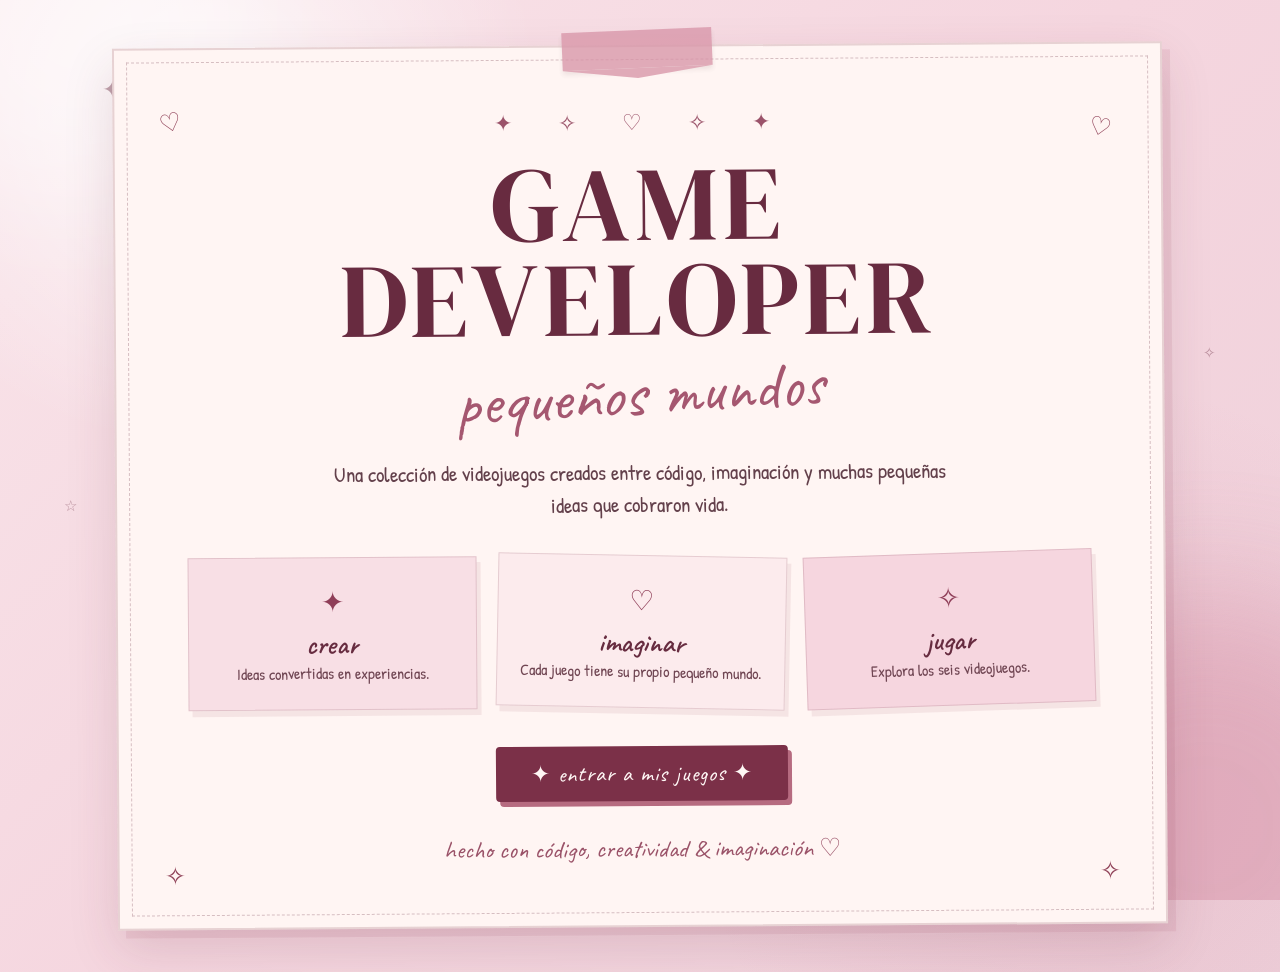
<file: index.html>
<!DOCTYPE html>
<html lang="es">

<head>

    <meta charset="UTF-8">
    <meta name="viewport" content="width=device-width, initial-scale=1.0">

    <title>Game Developer · My Little Worlds</title>

    <!-- FUENTES -->
    <link rel="preconnect" href="https://fonts.googleapis.com">
    <link rel="preconnect" href="https://fonts.gstatic.com" crossorigin>

    <link href="https://fonts.googleapis.com/css2?family=Caveat:wght@400;500;600;700&family=DM+Serif+Display:ital@0;1&family=Patrick+Hand&display=swap" rel="stylesheet">


    <style>

        * {
            margin: 0;
            padding: 0;
            box-sizing: border-box;
        }


        /* =========================
           CUERPO
        ========================= */

        body {

            min-height: 100vh;

            background:
                radial-gradient(
                    circle at 15% 10%,
                    rgba(255,255,255,.75),
                    transparent 25%
                ),

                radial-gradient(
                    circle at 85% 80%,
                    rgba(180,80,110,.12),
                    transparent 30%
                ),

                linear-gradient(
                    135deg,
                    #f9e5ea,
                    #f5d6df,
                    #eed0da
                );

            color: #572b3a;

            font-family: "Patrick Hand", cursive;

            overflow-x: hidden;
        }


        /* =========================
           PAPEL / FONDO
        ========================= */

        .fondo {

            position: fixed;

            inset: 0;

            overflow: hidden;

            pointer-events: none;

            z-index: 0;
        }


        .mancha {

            position: absolute;

            width: 350px;
            height: 350px;

            border-radius: 50%;

            filter: blur(65px);

            opacity: .45;
        }


        .mancha.uno {

            background: #ffffff;

            top: -150px;
            left: -100px;
        }


        .mancha.dos {

            background: #d48ba2;

            right: -150px;
            bottom: -150px;

            width: 450px;
            height: 450px;
        }


        /* =========================
           ESTRELLAS
        ========================= */

        .estrella {

            position: absolute;

            color: #74384c;

            opacity: .45;

            animation: flotar 5s ease-in-out infinite;
        }


        .s1 {
            top: 8%;
            left: 8%;
            font-size: 25px;
        }

        .s2 {
            top: 18%;
            right: 12%;
            font-size: 18px;
            animation-delay: 1s;
        }

        .s3 {
            top: 55%;
            left: 5%;
            font-size: 15px;
            animation-delay: 2s;
        }

        .s4 {
            bottom: 15%;
            right: 10%;
            font-size: 28px;
            animation-delay: 1.5s;
        }

        .s5 {
            bottom: 10%;
            left: 15%;
            font-size: 17px;
            animation-delay: 2.5s;
        }

        .s6 {
            top: 38%;
            right: 5%;
            font-size: 15px;
            animation-delay: 3s;
        }


        @keyframes flotar {

            0%, 100% {
                transform: translateY(0) rotate(0deg);
            }

            50% {
                transform: translateY(-9px) rotate(5deg);
            }
        }


        /* =========================
           CONTENEDOR
        ========================= */

        .pagina {

            position: relative;

            z-index: 2;

            min-height: 100vh;

            display: flex;

            justify-content: center;

            align-items: center;

            padding: 45px 20px;
        }


        /* =========================
           HOJA CENTRAL
        ========================= */

        .hoja {

            position: relative;

            width: min(1050px, 94%);

            min-height: 650px;

            padding: 60px 70px;

            background: #fff5f3;

            border: 2px solid rgba(120,50,70,.18);

            box-shadow:
                0 20px 50px rgba(100,40,60,.15),
                8px 8px 0 rgba(171,91,113,.12);

            transform: rotate(-.4deg);
        }


        /* Borde dibujado */

        .hoja::before {

            content: "";

            position: absolute;

            inset: 12px;

            border: 1px dashed rgba(112,50,68,.28);

            pointer-events: none;
        }


        /* =========================
           CINTA
        ========================= */

        .cinta {

            position: absolute;

            top: -17px;

            left: 50%;

            transform: translateX(-50%) rotate(-2deg);

            width: 150px;

            height: 38px;

            background: #d895a8;

            opacity: .78;

            box-shadow: 0 4px 5px rgba(80,30,45,.12);
        }


        .cinta::after {

            content: "";

            position: absolute;

            left: 0;

            bottom: -10px;

            border-left: 75px solid transparent;

            border-right: 75px solid transparent;

            border-top: 10px solid #d895a8;
        }


        /* =========================
           DECORACIÓN SUPERIOR
        ========================= */

        .decoracion {

            text-align: center;

            font-size: 22px;

            color: #9b536a;

            letter-spacing: 12px;

            margin-bottom: 18px;
        }


        /* =========================
           TITULO
        ========================= */

        h1 {

            text-align: center;

            font-family: "DM Serif Display", serif;

            font-size: clamp(60px, 9vw, 105px);

            font-weight: 400;

            letter-spacing: 5px;

            line-height: .9;

            color: #682b40;
        }


        .subtitulo {

            text-align: center;

            font-family: "Caveat", cursive;

            font-size: clamp(42px, 6vw, 65px);

            color: #a55770;

            margin-top: 8px;

            transform: rotate(-3deg);
        }


        /* =========================
           FRASE
        ========================= */

        .frase {

            text-align: center;

            max-width: 650px;

            margin: 22px auto;

            font-size: 21px;

            line-height: 1.5;

            color: #63404b;
        }


        /* =========================
           MINI TARJETAS
        ========================= */

        .notas {

            display: grid;

            grid-template-columns:
                repeat(3, 1fr);

            gap: 20px;

            margin-top: 35px;
        }


        .nota {

            position: relative;

            padding: 25px 20px;

            min-height: 135px;

            background: #f8dfe5;

            border: 1px solid rgba(111,45,65,.16);

            box-shadow:
                4px 6px 0 rgba(157,78,100,.10);

            text-align: center;

            transition: .3s ease;
        }


        .nota:nth-child(2) {

            background: #fcebed;

            transform: rotate(1.5deg);
        }


        .nota:nth-child(3) {

            background: #f6d6df;

            transform: rotate(-1.5deg);
        }


        .nota:hover {

            transform:
                translateY(-7px)
                rotate(0deg);

            box-shadow:
                6px 12px 20px rgba(100,40,60,.14);
        }


        .nota .icono {

            font-size: 28px;

            color: #8f3e58;

            margin-bottom: 5px;
        }


        .nota h2 {

            font-family: "Caveat", cursive;

            font-size: 29px;

            font-weight: 600;

            color: #672c40;
        }


        .nota p {

            font-size: 16px;

            color: #704653;

            line-height: 1.3;
        }


        /* =========================
           BOTÓN
        ========================= */

        .boton {

            display: block;

            width: fit-content;

            margin: 38px auto 0;

            padding: 13px 35px;

            background: #7b3048;

            color: #fff7f5;

            text-decoration: none;

            font-family: "Caveat", cursive;

            font-size: 23px;

            letter-spacing: 1px;

            border-radius: 4px;

            box-shadow:
                4px 5px 0 #b66b80;

            transition: .3s ease;
        }


        .boton:hover {

            background: #64263b;

            transform:
                translateY(-4px);

            box-shadow:
                5px 9px 0 #b66b80;
        }


        /* =========================
           FIRMA
        ========================= */

        .firma {

            text-align: center;

            margin-top: 32px;

            font-family: "Caveat", cursive;

            font-size: 25px;

            color: #9a5268;
        }


        /* =========================
           CORAZONES
        ========================= */

        .corazon {

            position: absolute;

            color: #8f4057;

            font-size: 25px;

        }

        .c1 {
            top: 55px;
            left: 45px;
            transform: rotate(-15deg);
        }

        .c2 {
            top: 65px;
            right: 50px;
            transform: rotate(15deg);
        }

        .c3 {
            bottom: 35px;
            left: 45px;
        }

        .c4 {
            bottom: 35px;
            right: 45px;
        }


        /* =========================
           RESPONSIVE
        ========================= */

        @media (max-width: 750px) {

            .hoja {

                padding: 50px 25px;

            }

            .notas {

                grid-template-columns: 1fr;

            }

            h1 {

                font-size: 58px;

            }

            .subtitulo {

                font-size: 45px;

            }

            .frase {

                font-size: 18px;

            }

        }


    </style>

</head>


<body>


    <!-- FONDO -->

    <div class="fondo">

        <div class="mancha uno"></div>
        <div class="mancha dos"></div>

        <span class="estrella s1">✦</span>
        <span class="estrella s2">✧</span>
        <span class="estrella s3">☆</span>
        <span class="estrella s4">✦</span>
        <span class="estrella s5">⋆</span>
        <span class="estrella s6">✧</span>

    </div>


    <!-- PÁGINA -->

    <main class="pagina">

        <section class="hoja">

            <div class="cinta"></div>

            <div class="corazon c1">♡</div>
            <div class="corazon c2">♡</div>
            <div class="corazon c3">✧</div>
            <div class="corazon c4">✧</div>


            <div class="decoracion">

                ✦　✧　♡　✧　✦

            </div>


            <h1>

                GAME<br>
                DEVELOPER

            </h1>


            <div class="subtitulo">

                pequeños mundos

            </div>


            <p class="frase">

                Una colección de videojuegos creados
                entre código, imaginación y muchas
                pequeñas ideas que cobraron vida.

            </p>


            <div class="notas">


                <div class="nota">

                    <div class="icono">✦</div>

                    <h2>

                        crear

                    </h2>

                    <p>

                        Ideas convertidas
                        en experiencias.

                    </p>

                </div>


                <div class="nota">

                    <div class="icono">♡</div>

                    <h2>

                        imaginar

                    </h2>

                    <p>

                        Cada juego tiene
                        su propio pequeño mundo.

                    </p>

                </div>


                <div class="nota">

                    <div class="icono">✧</div>

                    <h2>

                        jugar

                    </h2>

                    <p>

                        Explora los seis
                        videojuegos.

                    </p>

                </div>


            </div>


            <a
                href="juegos.html"
                class="boton"
            >

                ✦ entrar a mis juegos ✦

            </a>


            <div class="firma">

                hecho con código, creatividad & imaginación ♡

            </div>


        </section>

    </main>


</body>

</html>
</file>
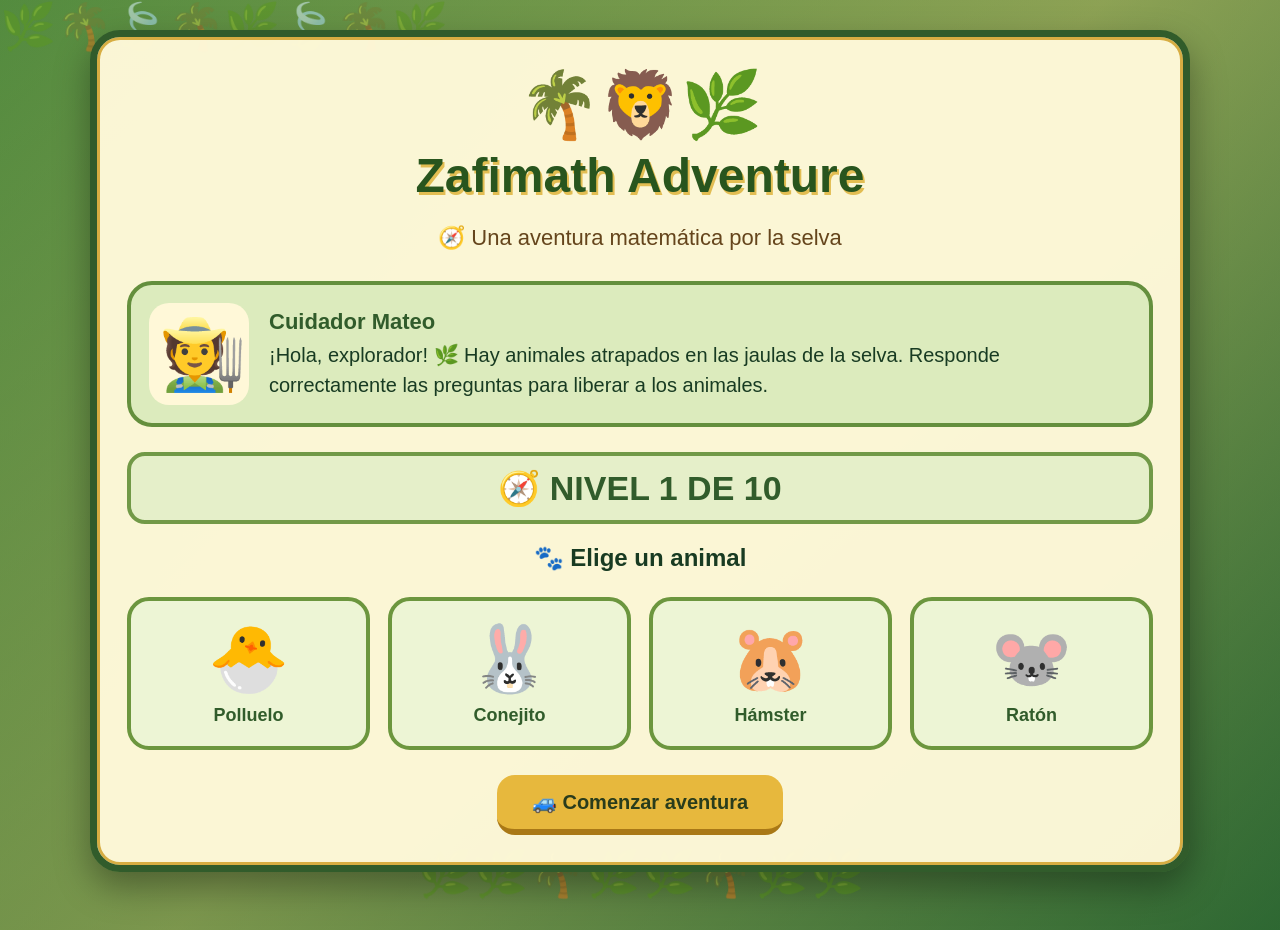
<file: juego-1-zafimath/index.html>
<!DOCTYPE html>
<html lang="es">
<head>
<meta charset="UTF-8">
<meta name="viewport" content="width=device-width, initial-scale=1.0">

<title>Zafimath Adventure</title>

<style>

/* =====================================================
   ESTILOS GENERALES
===================================================== */

* {
    box-sizing: border-box;
}

body {
    margin: 0;
    min-height: 100vh;

    font-family: "Trebuchet MS", Arial, sans-serif;

    color: #183b22;

    background:
        linear-gradient(
            rgba(32, 90, 40, 0.35),
            rgba(32, 90, 40, 0.45)
        ),
        linear-gradient(
            135deg,
            #6fa64b,
            #c7c86c,
            #39733b
        );

    overflow-x: hidden;
}


/* =====================================================
   DECORACIÓN SELVA
===================================================== */

.selva-superior {
    position: fixed;
    top: 0;
    left: 0;

    width: 100%;

    font-size: 45px;

    opacity: 0.55;

    pointer-events: none;

    z-index: 0;
}

.selva-inferior {
    position: fixed;
    bottom: 0;
    left: 0;

    width: 100%;

    text-align: center;

    font-size: 45px;

    opacity: 0.6;

    pointer-events: none;

    z-index: 0;
}


/* =====================================================
   CONTENEDOR
===================================================== */

.container {
    width: 94%;

    max-width: 1100px;

    margin: 30px auto;

    position: relative;

    z-index: 2;
}


/* =====================================================
   PANTALLAS
===================================================== */

.screen {
    display: none;
}

.screen.active {
    display: block;
}


/* =====================================================
   TARJETAS
===================================================== */

.card {
    background: rgba(255, 249, 218, 0.97);

    border: 7px solid #315c2b;

    border-radius: 30px;

    padding: 30px;

    box-shadow:
        0 15px 35px rgba(0,0,0,0.35),
        inset 0 0 0 3px #d7ad42;
}


/* =====================================================
   INICIO
===================================================== */

.logo {
    text-align: center;

    font-size: 65px;
}

h1 {
    text-align: center;

    font-size: 48px;

    color: #28551e;

    margin: 5px 0;

    text-shadow: 2px 3px #e2bd52;
}

.subtitle {
    text-align: center;

    font-size: 22px;

    color: #65451c;

    margin-bottom: 30px;
}


/* =====================================================
   CUIDADOR
===================================================== */

.caretaker {
    display: flex;

    align-items: center;

    gap: 20px;

    background: #dcebbd;

    border: 4px solid #648f3d;

    border-radius: 25px;

    padding: 18px;

    margin-bottom: 25px;
}

.caretaker-avatar {
    min-width: 100px;

    text-align: center;

    font-size: 70px;

    background: #fff8d8;

    border-radius: 20px;

    padding: 10px;
}

.caretaker-name {
    font-size: 22px;

    font-weight: bold;

    color: #315c2b;

    margin-bottom: 5px;
}

.caretaker-text {
    font-size: 20px;

    line-height: 1.5;
}


/* =====================================================
   TITULO DEL NIVEL
===================================================== */

.level-title {
    text-align: center;

    color: #315c2b;

    font-size: 34px;

    margin: 10px 0 20px;

    background: #e5efc9;

    border: 4px solid #719947;

    border-radius: 18px;

    padding: 12px;
}


/* =====================================================
   ANIMALES
===================================================== */

.animals {
    display: grid;

    grid-template-columns:
        repeat(4, 1fr);

    gap: 18px;

    margin: 25px 0;
}

.animal {
    border: 4px solid #6c963e;

    background: #edf5d5;

    border-radius: 22px;

    padding: 20px 10px;

    text-align: center;

    cursor: pointer;

    transition: 0.25s;
}

.animal:hover {
    transform: translateY(-8px) scale(1.04);

    background: #d8eab4;

    border-color: #d39d24;
}

.animal.disabled {
    opacity: 0.25;

    cursor: not-allowed;

    filter: grayscale(1);

    transform: none;
}

.animal-emoji {
    display: block;

    font-size: 65px;

    margin-bottom: 8px;
}

.animal-name {
    font-size: 18px;

    font-weight: bold;

    color: #315c2b;
}


/* =====================================================
   BOTONES
===================================================== */

.main-button {
    display: block;

    margin: 25px auto 0;

    padding: 15px 35px;

    border: none;

    border-radius: 18px;

    background: #e7b83d;

    color: #293c1c;

    font-size: 20px;

    font-weight: bold;

    cursor: pointer;

    border-bottom: 6px solid #a97816;

    transition: 0.2s;
}

.main-button:hover {
    background: #ffd766;

    transform: translateY(-3px);
}


/* =====================================================
   BARRA SUPERIOR
===================================================== */

.top-bar {
    display: flex;

    justify-content: space-between;

    align-items: center;

    gap: 15px;

    flex-wrap: wrap;

    background: #315c2b;

    color: white;

    padding: 15px 20px;

    border-radius: 18px;

    margin-bottom: 15px;
}

.level {
    font-size: 21px;

    font-weight: bold;
}

.score {
    background: #e7b83d;

    color: #263b1d;

    padding: 8px 17px;

    border-radius: 15px;

    font-weight: bold;

    font-size: 20px;
}


/* =====================================================
   PROGRESO
===================================================== */

.progress-container {
    width: 100%;

    height: 16px;

    background: #d0d6a4;

    border-radius: 20px;

    overflow: hidden;

    margin-bottom: 20px;
}

.progress {
    height: 100%;

    width: 10%;

    background:
        linear-gradient(
            90deg,
            #477a32,
            #a8c957
        );

    transition: width 0.5s;
}


/* =====================================================
   JAULA
===================================================== */

.cage-container {
    display: flex;

    justify-content: center;

    margin: 20px auto;
}

.cage {
    position: relative;

    width: 330px;

    min-height: 260px;

    background:
        linear-gradient(
            rgba(83, 57, 28, 0.2),
            rgba(83, 57, 28, 0.2)
        ),
        #d7c49a;

    border: 12px solid #735126;

    border-radius: 20px;

    box-shadow:
        inset 0 0 20px rgba(0,0,0,0.35),
        0 10px 20px rgba(0,0,0,0.3);

    display: flex;

    align-items: center;

    justify-content: center;

    overflow: hidden;
}


/* Barras de la jaula */

.cage::before {
    content: "";

    position: absolute;

    inset: 0;

    background:
        repeating-linear-gradient(
            90deg,
            transparent 0px,
            transparent 27px,
            #4c3820 28px,
            #4c3820 35px
        );

    z-index: 2;

    pointer-events: none;
}


/* Barras horizontales */

.cage::after {
    content: "";

    position: absolute;

    inset: 0;

    background:
        repeating-linear-gradient(
            0deg,
            transparent 0px,
            transparent 45px,
            #4c3820 46px,
            #4c3820 53px
        );

    z-index: 3;

    pointer-events: none;
}


/* Animal dentro de la jaula */

.caged-animal {
    position: relative;

    z-index: 1;

    font-size: 115px;

    animation: animalMove 2s infinite;

    transition: 0.5s;
}

@keyframes animalMove {

    0%, 100% {
        transform: translateY(0);
    }

    50% {
        transform: translateY(-8px);
    }
}


/* =====================================================
   ANIMAL MUERTO / PERDIDO
===================================================== */

.animal-lost {
    animation: lostAnimal 0.7s forwards;
}

@keyframes lostAnimal {

    0% {
        opacity: 1;
        transform: scale(1);
    }

    100% {
        opacity: 0;
        transform: scale(0.5);
    }
}


/* =====================================================
   MENSAJES DE LIBERACIÓN
===================================================== */

.message-box {
    display: none;

    text-align: center;

    border-radius: 20px;

    padding: 18px;

    margin: 20px 0;

    font-size: 22px;

    font-weight: bold;
}

.message-correct {
    display: block;

    background: #b8e0a8;

    border: 4px solid #3b823e;

    color: #236326;
}

.message-wrong {
    display: block;

    background: #efb0a8;

    border: 4px solid #b43830;

    color: #8d2420;
}


/* =====================================================
   PREGUNTA
===================================================== */

.question-box {
    text-align: center;

    background: #f0f5d9;

    border: 4px solid #719947;

    border-radius: 25px;

    padding: 25px;

    margin-top: 20px;
}

.question-title {
    color: #315c2b;

    font-size: 26px;
}

.operation {
    font-size: 45px;

    font-weight: bold;

    color: #193c23;

    margin-top: 15px;
}


/* =====================================================
   RESPUESTAS
===================================================== */

.answers {
    display: grid;

    grid-template-columns:
        repeat(2, 1fr);

    gap: 15px;

    margin-top: 25px;
}

.answer {
    padding: 18px;

    background: #fffdf0;

    border: 4px solid #719947;

    border-radius: 18px;

    color: #315c2b;

    font-size: 23px;

    font-weight: bold;

    cursor: pointer;

    transition: 0.2s;
}

.answer:hover {
    background: #dcecc2;

    transform: scale(1.02);
}

.answer.correct {
    background: #63a866;

    color: white;

    border-color: #2e6732;
}

.answer.incorrect {
    background: #db7770;

    color: white;

    border-color: #a83232;
}

.answer:disabled {
    cursor: default;
}


/* =====================================================
   FEEDBACK
===================================================== */

.feedback {
    min-height: 55px;

    margin-top: 15px;

    text-align: center;

    font-size: 22px;

    font-weight: bold;
}

.correct-feedback {
    color: #28732d;
}

.incorrect-feedback {
    color: #b52929;
}


/* =====================================================
   RESULTADO
===================================================== */

.final-card {
    text-align: center;

    padding: 45px;
}

.trophy {
    font-size: 90px;
}

.final-title {
    font-size: 40px;

    color: #315c2b;
}

.final-score {
    display: inline-block;

    font-size: 50px;

    font-weight: bold;

    background: #e7b83d;

    border: 6px solid #a97816;

    border-radius: 25px;

    padding: 20px 45px;

    margin: 20px;
}

.final-message {
    font-size: 23px;

    color: #65451c;
}


/* =====================================================
   RESPONSIVE
===================================================== */

@media (max-width: 750px) {

    .animals {
        grid-template-columns:
            repeat(2, 1fr);
    }

    .answers {
        grid-template-columns: 1fr;
    }

    h1 {
        font-size: 36px;
    }

    .caretaker {
        flex-direction: column;

        text-align: center;
    }

    .cage {
        width: 280px;

        min-height: 230px;
    }

    .caged-animal {
        font-size: 90px;
    }
}

</style>
</head>


<body>

<div class="selva-superior">
    🌿🌴🍃🌴🌿🍃🌴🌿
</div>

<div class="selva-inferior">
    🌿🌿🌴🌿🌿🌴🌿🌿
</div>


<div class="container">


<!-- =====================================================
     PANTALLA DE INICIO
===================================================== -->

<section id="startScreen" class="screen active">

<div class="card">

    <div class="logo">
        🌴🦁🌿
    </div>

    <h1>
        Zafimath Adventure
    </h1>

    <p class="subtitle">
        🧭 Una aventura matemática por la selva
    </p>


    <!-- CUIDADOR -->

    <div class="caretaker">

        <div class="caretaker-avatar">
            🧑‍🌾
        </div>

        <div>

            <div class="caretaker-name">
                Cuidador Mateo
            </div>

            <div class="caretaker-text">

                ¡Hola, explorador! 🌿

                Hay animales atrapados en las jaulas
                de la selva.

                Responde correctamente las preguntas
                para liberar a los animales.

            </div>

        </div>

    </div>


    <h2 class="level-title">
        🧭 NIVEL 1 DE 10
    </h2>


    <h2 style="text-align:center;">
        🐾 Elige un animal
    </h2>


    <div class="animals">


        <div class="animal"
             onclick="selectStartAnimal(0)">

            <span class="animal-emoji">
                🐣
            </span>

            <span class="animal-name">
                Polluelo
            </span>

        </div>


        <div class="animal"
             onclick="selectStartAnimal(1)">

            <span class="animal-emoji">
                🐰
            </span>

            <span class="animal-name">
                Conejito
            </span>

        </div>


        <div class="animal"
             onclick="selectStartAnimal(2)">

            <span class="animal-emoji">
                🐹
            </span>

            <span class="animal-name">
                Hámster
            </span>

        </div>


        <div class="animal"
             onclick="selectStartAnimal(3)">

            <span class="animal-emoji">
                🐭
            </span>

            <span class="animal-name">
                Ratón
            </span>

        </div>


    </div>


    <button
        class="main-button"
        onclick="startGame()">

        🚙 Comenzar aventura

    </button>

</div>

</section>



<!-- =====================================================
     SELECCIÓN DE ANIMAL
===================================================== -->

<section id="animalSelectionScreen"
         class="screen">

<div class="card">

    <h2
        class="level-title"
        id="selectionLevel">

        NIVEL 1 DE 10

    </h2>


    <div class="caretaker">

        <div class="caretaker-avatar">
            🧑‍🌾
        </div>

        <div>

            <div class="caretaker-name">
                Cuidador Mateo
            </div>

            <div
                class="caretaker-text"
                id="selectionMessage">

                Elige un animal para continuar.

            </div>

        </div>

    </div>


    <h2 class="selection-title">
        🐾 Selecciona tu nuevo compañero
    </h2>


    <div
        class="animals"
        id="selectionAnimals">

    </div>

</div>

</section>



<!-- =====================================================
     PANTALLA DEL JUEGO
===================================================== -->

<section id="gameScreen"
         class="screen">

<div class="card">


    <!-- NIVEL Y PUNTOS -->

    <div class="top-bar">

        <div
            class="level"
            id="levelText">

            NIVEL 1 DE 10

        </div>

        <div
            class="score"
            id="scoreText">

            ⭐ Puntos: 0

        </div>

    </div>


    <!-- PROGRESO -->

    <div class="progress-container">

        <div
            class="progress"
            id="progressBar">

        </div>

    </div>


    <!-- CUIDADOR -->

    <div class="caretaker">

        <div class="caretaker-avatar">
            🧑‍🌾
        </div>

        <div>

            <div class="caretaker-name">
                Cuidador Mateo
            </div>

            <div
                class="caretaker-text"
                id="caretakerMessage">

                ¡Resuelve la pregunta
                para liberar al animal!

            </div>

        </div>

    </div>


    <!-- JAULA -->

    <div class="cage-container">

        <div class="cage">

            <div
                class="caged-animal"
                id="cagedAnimal">

                🐣

            </div>

        </div>

    </div>


    <!-- MENSAJE -->

    <div
        id="resultMessage"
        class="message-box">

    </div>


    <!-- PREGUNTA -->

    <div class="question-box">

        <div class="question-title">

            🌿 Resuelve la operación
            para liberar al animal

        </div>

        <div
            class="operation"
            id="operation">

            8 + 7 = ?

        </div>

    </div>


    <!-- RESPUESTAS -->

    <div
        class="answers"
        id="answers">

    </div>


    <div
        class="feedback"
        id="feedback">

    </div>


</div>

</section>



<!-- =====================================================
     RESULTADO FINAL
===================================================== -->

<section id="resultScreen"
         class="screen">

<div class="card final-card">

    <div class="trophy">
        🏆
    </div>

    <h2 class="final-title">
        ¡Aventura completada!
    </h2>

    <p>
        Has superado los 10 niveles
        de Zafimath Adventure.
    </p>


    <div
        class="final-score"
        id="finalScore">

        0 / 10

    </div>


    <div
        class="final-message"
        id="finalMessage">

    </div>


    <button
        class="main-button"
        onclick="restartGame()">

        🔄 Volver a jugar

    </button>

</div>

</section>


</div>


<script>

/* =====================================================
   PREGUNTAS
===================================================== */

const questions = [

    {
        operation: "8 + 7 = ?",
        correct: 15,
        answers: [12, 15, 16, 14]
    },

    {
        operation: "20 - 8 = ?",
        correct: 12,
        answers: [10, 12, 14, 18]
    },

    {
        operation: "6 × 4 = ?",
        correct: 24,
        answers: [20, 24, 28, 18]
    },

    {
        operation: "36 ÷ 6 = ?",
        correct: 6,
        answers: [5, 6, 7, 8]
    },

    {
        operation: "15 + 18 = ?",
        correct: 33,
        answers: [31, 32, 33, 35]
    },

    {
        operation: "50 - 27 = ?",
        correct: 23,
        answers: [21, 23, 25, 27]
    },

    {
        operation: "7 × 8 = ?",
        correct: 56,
        answers: [48, 54, 56, 64]
    },

    {
        operation: "81 ÷ 9 = ?",
        correct: 9,
        answers: [7, 8, 9, 10]
    },

    {
        operation: "25 + 37 = ?",
        correct: 62,
        answers: [60, 61, 62, 63]
    },

    {
        operation: "100 - 45 = ?",
        correct: 55,
        answers: [45, 50, 55, 65]
    }

];


/* =====================================================
   ANIMALES POR NIVEL
   CADA NIVEL AUMENTA DE TAMAÑO
===================================================== */

const animalsByLevel = [

    [
        ["🐣", "Polluelo"],
        ["🐰", "Conejito"],
        ["🐹", "Hámster"],
        ["🐭", "Ratón"]
    ],

    [
        ["🐒", "Monito"],
        ["🦊", "Zorrito"],
        ["🦝", "Mapache"],
        ["🐿️", "Ardilla"]
    ],

    [
        ["🐕", "Perro"],
        ["🐈", "Gato"],
        ["🐐", "Cabra"],
        ["🐑", "Oveja"]
    ],

    [
        ["🦌", "Ciervo"],
        ["🐗", "Jabalí"],
        ["🦙", "Llama"],
        ["🐎", "Caballo"]
    ],

    [
        ["🦁", "León"],
        ["🐯", "Tigre"],
        ["🐆", "Leopardo"],
        ["🦓", "Cebra"]
    ],

    [
        ["🐻", "Oso"],
        ["🦍", "Gorila"],
        ["🐊", "Cocodrilo"],
        ["🐃", "Búfalo"]
    ],

    [
        ["🦒", "Jirafa"],
        ["🦏", "Rinoceronte"],
        ["🦬", "Bisonte"],
        ["🐘", "Elefante"]
    ],

    [
        ["🐘", "Elefante"],
        ["🦏", "Rinoceronte"],
        ["🦒", "Jirafa"],
        ["🦛", "Hipopótamo"]
    ],

    [
        ["🦏", "Gran Rinoceronte"],
        ["🐘", "Gran Elefante"],
        ["🦒", "Gran Jirafa"],
        ["🦛", "Gran Hipopótamo"]
    ],

    [
        ["🐘", "Elefante Gigante"],
        ["🦒", "Jirafa Gigante"],
        ["🦏", "Rinoceronte Gigante"],
        ["🦛", "Hipopótamo Gigante"]
    ]

];


/* =====================================================
   VARIABLES
===================================================== */

let currentQuestion = 0;

let score = 0;

let currentAnimalIndex = null;


/* =====================================================
   CAMBIAR PANTALLA
===================================================== */

function showScreen(id) {

    document.querySelectorAll(".screen")
        .forEach(screen => {

            screen.classList.remove("active");

        });

    document.getElementById(id)
        .classList.add("active");
}


/* =====================================================
   ANIMAL INICIAL
===================================================== */

function selectStartAnimal(index) {

    currentAnimalIndex = index;

    startGame();

}


/* =====================================================
   INICIAR
===================================================== */

function startGame() {

    currentQuestion = 0;

    score = 0;

    showScreen("gameScreen");

    updateGame();

}


/* =====================================================
   ACTUALIZAR JUEGO
===================================================== */

function updateGame() {

    const question =
        questions[currentQuestion];

    const animals =
        animalsByLevel[currentQuestion];


    document.getElementById("levelText")
        .textContent =
        `NIVEL ${currentQuestion + 1} DE 10`;


    document.getElementById("scoreText")
        .textContent =
        `⭐ Puntos: ${score}`;


    document.getElementById("progressBar")
        .style.width =
        `${((currentQuestion + 1) / 10) * 100}%`;


    document.getElementById("operation")
        .textContent =
        question.operation;


    document.getElementById("feedback")
        .textContent = "";


    document.getElementById("resultMessage")
        .className = "message-box";


    document.getElementById("resultMessage")
        .textContent = "";


    /*
       Animal actual
    */

    if (currentAnimalIndex !== null) {

        document.getElementById(
            "cagedAnimal"
        ).textContent =
            animals[currentAnimalIndex][0];

    }


    /*
       Mensaje del cuidador
    */

    document.getElementById(
        "caretakerMessage"
    ).textContent =
        `Estás en el NIVEL ${currentQuestion + 1} DE 10. ¡Responde correctamente para liberar al animal!`;


    createAnswers(question);

}


/* =====================================================
   CREAR RESPUESTAS
===================================================== */

function createAnswers(question) {

    const container =
        document.getElementById("answers");

    container.innerHTML = "";


    question.answers.forEach(answer => {

        const button =
            document.createElement("button");

        button.className = "answer";

        button.textContent = answer;


        button.onclick = function() {

            checkAnswer(
                answer,
                question.correct,
                button
            );

        };


        container.appendChild(button);

    });

}


/* =====================================================
   COMPROBAR RESPUESTA
===================================================== */

function checkAnswer(
    answer,
    correct,
    clickedButton
) {

    const buttons =
        document.querySelectorAll(".answer");


    buttons.forEach(button => {

        button.disabled = true;

    });


    /* =================================================
       CORRECTO
    ================================================= */

    if (answer === correct) {

        clickedButton.classList.add(
            "correct"
        );


        score++;


        document.getElementById(
            "scoreText"
        ).textContent =
            `⭐ Puntos: ${score}`;


        const message =
            document.getElementById(
                "resultMessage"
            );


        message.textContent =
            "🎉 ¡CORRECTO! Has liberado al animal. 🐾";


        message.className =
            "message-box message-correct";


        document.getElementById(
            "caretakerMessage"
        ).textContent =
            "¡Excelente! Has liberado al animal y puedes continuar con la aventura.";


        setTimeout(function() {

            currentQuestion++;


            /*
               ¿Terminó los 10 niveles?
            */

            if (
                currentQuestion >=
                questions.length
            ) {

                showResult();

                return;

            }


            /*
               Siguiente nivel.
               Aparecen animales de una especie
               diferente y de mayor tamaño.
            */

            currentAnimalIndex = null;

            showAnimalSelection(
                "correct"
            );

        }, 1600);

    }


    /* =================================================
       INCORRECTO
    ================================================= */

    else {

        clickedButton.classList.add(
            "incorrect"
        );


        const animal =
            document.getElementById(
                "cagedAnimal"
            );


        /*
           Animación del animal.
        */

        animal.classList.add(
            "animal-lost"
        );


        const message =
            document.getElementById(
                "resultMessage"
            );


        message.textContent =
            "❌ ¡INCORRECTO! El animal murió y no pudo ser liberado.";


        message.className =
            "message-box message-wrong";


        document.getElementById(
            "caretakerMessage"
        ).textContent =
            "¡Oh no! Esta vez no lograste liberarlo. Debes elegir otro animal e intentarlo nuevamente.";


        /*
           NO se suma punto.
           NO se avanza de nivel.
        */

        setTimeout(function() {

            showAnimalSelection(
                "incorrect"
            );

        }, 1800);

    }

}


/* =====================================================
   SELECCIÓN DE ANIMAL
===================================================== */

function showAnimalSelection(type) {

    showScreen(
        "animalSelectionScreen"
    );


    const title =
        document.getElementById(
            "selectionLevel"
        );


    title.textContent =
        `NIVEL ${currentQuestion + 1} DE 10`;


    const message =
        document.getElementById(
            "selectionMessage"
        );


    if (type === "correct") {

        message.textContent =
            "🎉 ¡Nivel superado! El animal fue liberado. Ahora elige un nuevo animal de una especie diferente y más grande.";

    }

    else {

        message.textContent =
            "❌ El animal murió. No ganaste ningún punto. Elige otro animal para volver a intentar la misma pregunta.";

    }


    createAnimalSelection();

}


/* =====================================================
   CREAR OPCIONES DE ANIMALES
===================================================== */

function createAnimalSelection() {

    const container =
        document.getElementById(
            "selectionAnimals"
        );


    container.innerHTML = "";


    const animals =
        animalsByLevel[currentQuestion];


    animals.forEach((animal, index) => {

        const card =
            document.createElement("div");


        card.className =
            "animal";


        /*
           Si venimos de una respuesta incorrecta,
           NO se puede elegir el mismo animal.
        */

        if (
            index === currentAnimalIndex
        ) {

            card.classList.add(
                "disabled"
            );

        }


        card.innerHTML = `

            <span class="animal-emoji">
                ${animal[0]}
            </span>

            <span class="animal-name">
                ${animal[1]}
            </span>

        `;


        if (
            index !== currentAnimalIndex
        ) {

            card.onclick =
                function() {

                    chooseAnimal(index);

                };

        }


        container.appendChild(card);

    });

}


/* =====================================================
   ELEGIR ANIMAL
===================================================== */

function chooseAnimal(index) {

    /*
       Guardamos el animal seleccionado.
    */

    currentAnimalIndex = index;


    showScreen(
        "gameScreen"
    );


    /*
       Actualizamos el juego.
    */

    updateGame();

}


/* =====================================================
   RESULTADO FINAL
===================================================== */

function showResult() {

    showScreen(
        "resultScreen"
    );


    document.getElementById(
        "finalScore"
    ).textContent =
        `${score} / 10`;


    let message;


    if (score === 10) {

        message =
            "🌟 ¡PERFECTO! Liberaste a todos los animales y completaste la aventura matemática.";

    }

    else if (score >= 8) {

        message =
            "🦁 ¡EXCELENTE! Has demostrado grandes habilidades matemáticas.";

    }

    else if (score >= 6) {

        message =
            "🐒 ¡MUY BIEN! Has completado la aventura. Sigue practicando.";

    }

    else {

        message =
            "🌱 ¡Buen intento! Sigue practicando para convertirte en un gran explorador matemático.";

    }


    document.getElementById(
        "finalMessage"
    ).textContent =
        message;

}


/* =====================================================
   REINICIAR
===================================================== */

function restartGame() {

    currentQuestion = 0;

    score = 0;

    currentAnimalIndex = null;


    showScreen(
        "startScreen"
    );

}

</script>

</body>
</html>
</file>
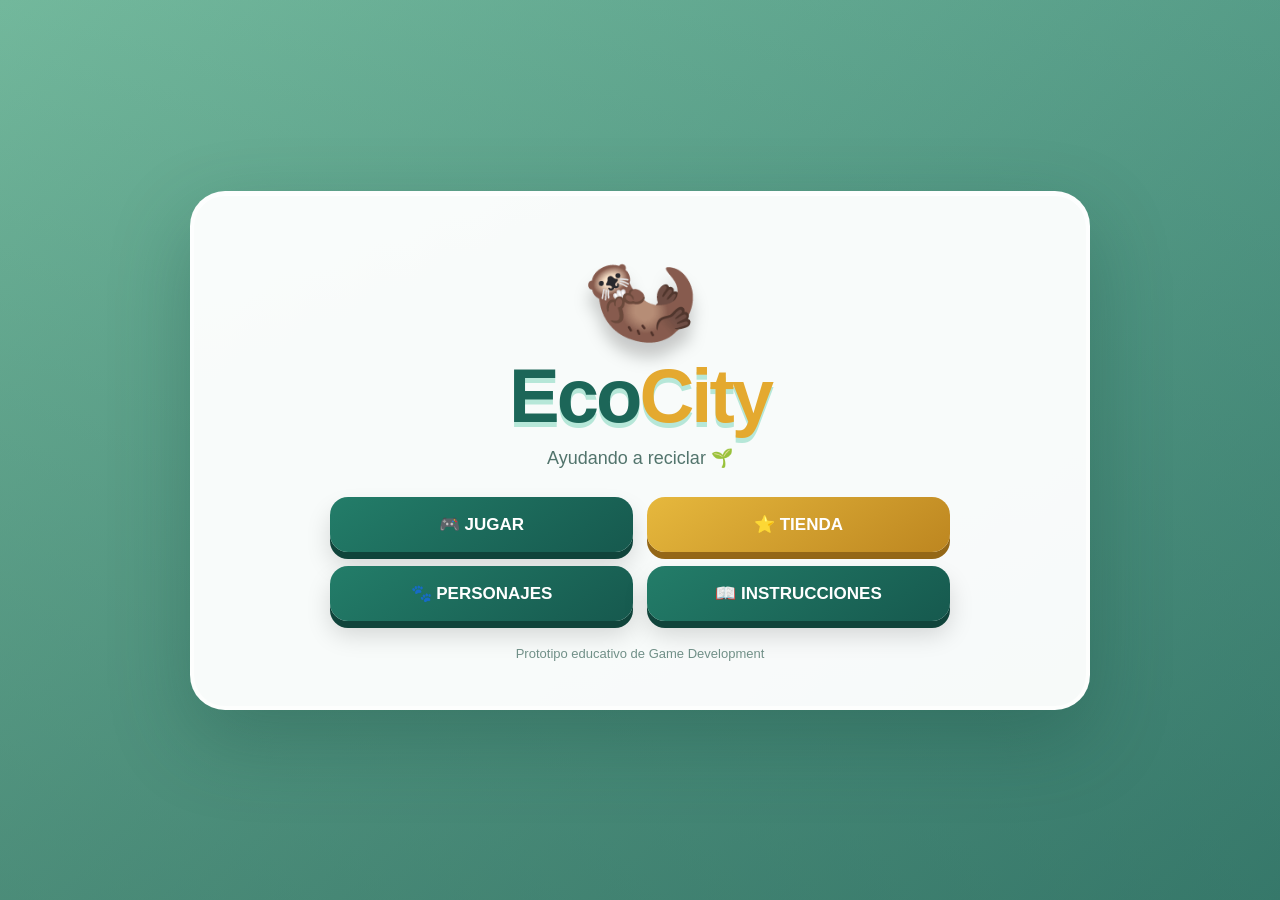
<file: juego-2-ecocity/index.html>
<!DOCTYPE html>
<html lang="es">
<head>

<meta charset="UTF-8">

<meta
    name="viewport"
    content="width=device-width, initial-scale=1.0"
>

<title>EcoCity: Ayudando a Reciclar</title>


<style>

/* =========================================================
   ECOCITY
   HTML + CSS + JAVASCRIPT
   TODO EN UN SOLO ARCHIVO
   ========================================================= */

*{
    box-sizing:border-box;
    margin:0;
    padding:0;
}

body{

    font-family:
        "Trebuchet MS",
        Arial,
        sans-serif;

    background:
        radial-gradient(
            circle at 20% 20%,
            #d9f7e8 0%,
            transparent 30%
        ),

        radial-gradient(
            circle at 80% 80%,
            #bfe8dc 0%,
            transparent 30%
        ),

        linear-gradient(
            135deg,
            #d9f7e8,
            #a9d8cf
        );

    min-height:100vh;

    overflow:hidden;

    color:#203b36;
}


/* =========================================================
   PANTALLAS
   ========================================================= */

.screen{

    position:fixed;

    inset:0;

    display:none;

    align-items:center;

    justify-content:center;

    z-index:50;
}

.screen.active{

    display:flex;
}


/* =========================================================
   MENÚ PRINCIPAL
   ========================================================= */

#menu{

    background:
        linear-gradient(
            rgba(20,70,60,.22),
            rgba(20,70,60,.42)
        ),

        linear-gradient(
            135deg,
            #8dd8b7,
            #4f9c8b
        );
}


.menu-card{

    width:min(900px,92vw);

    padding:45px;

    border-radius:35px;

    background:
        rgba(255,255,255,.96);

    box-shadow:

        0 30px 80px
        rgba(20,70,60,.30),

        inset
        0 1px 0
        white;

    text-align:center;

    border:
        4px solid
        rgba(255,255,255,.7);
}


.logo{

    font-size:
        clamp(
            42px,
            7vw,
            76px
        );

    font-weight:900;

    color:#1c6658;

    letter-spacing:-3px;

    text-shadow:
        0 5px 0
        #b6e7d8;
}

.logo span{

    color:#e4a92f;
}


.subtitle{

    margin:
        8px
        auto
        28px;

    font-size:18px;

    color:#52746c;
}


.otter-big{

    font-size:95px;

    animation:
        float
        2.5s
        ease-in-out
        infinite;

    filter:
        drop-shadow(
            0 15px 8px
            rgba(0,0,0,.2)
        );
}


@keyframes float{

    0%,100%{
        transform:
            translateY(0)
            rotate(-2deg);
    }

    50%{
        transform:
            translateY(-12px)
            rotate(2deg);
    }
}


.menu-buttons{

    display:grid;

    grid-template-columns:
        repeat(2,1fr);

    gap:14px;

    max-width:620px;

    margin:
        28px
        auto
        0;
}


button{

    border:none;

    cursor:pointer;

    font-family:inherit;

    font-weight:900;

    transition:.2s ease;
}


.main-btn{

    padding:
        17px
        22px;

    border-radius:18px;

    color:white;

    font-size:17px;

    background:
        linear-gradient(
            145deg,
            #237d69,
            #16594e
        );

    box-shadow:

        0 7px 0
        #10443b,

        0 14px 25px
        rgba(0,0,0,.15);
}


.main-btn:hover{

    transform:
        translateY(-3px);

    box-shadow:

        0 10px 0
        #10443b,

        0 18px 30px
        rgba(0,0,0,.18);
}


.main-btn:active{

    transform:
        translateY(5px);

    box-shadow:
        0 2px 0
        #10443b;
}


.main-btn.gold{

    background:
        linear-gradient(
            145deg,
            #e6b83d,
            #bd8620
        );

    box-shadow:
        0 7px 0
        #946717;
}


.version{

    margin-top:25px;

    color:#719088;

    font-size:13px;
}


/* =========================================================
   JUEGO
   ========================================================= */

#game{

    background:#89cdb8;
}


.game-wrap{

    width:100vw;

    height:100vh;

    position:relative;

    overflow:hidden;
}


/* =========================================================
   HUD
   ========================================================= */

.hud{

    position:absolute;

    top:14px;

    left:50%;

    transform:
        translateX(-50%);

    width:
        min(
            1200px,
            94vw
        );

    display:flex;

    justify-content:space-between;

    gap:10px;

    z-index:20;

    pointer-events:none;
}


.hud-box{

    background:
        rgba(255,255,255,.96);

    border:
        2px solid
        rgba(255,255,255,.95);

    border-radius:16px;

    padding:
        9px
        14px;

    min-width:105px;

    box-shadow:
        0 7px 18px
        rgba(0,0,0,.18);

    backdrop-filter:
        blur(8px);
}


.hud-label{

    display:block;

    font-size:10px;

    color:#75908a;

    font-weight:bold;

    text-transform:uppercase;
}


.hud-value{

    font-size:18px;

    color:#1b554a;
}


.hearts{

    color:#df5a65;

    letter-spacing:2px;
}


#gameCanvas{

    width:100%;

    height:100%;

    display:block;

    cursor:crosshair;
}


.game-menu{

    position:absolute;

    right:18px;

    top:90px;

    z-index:21;
}


.small-btn{

    background:
        rgba(255,255,255,.96);

    color:#20584e;

    padding:
        11px
        15px;

    border-radius:14px;

    box-shadow:
        0 6px 15px
        rgba(0,0,0,.18);
}


/* =========================================================
   MENSAJES
   ========================================================= */

.message{

    position:absolute;

    left:50%;

    bottom:35px;

    transform:
        translateX(-50%)
        translateY(20px);

    background:
        rgba(255,255,255,.97);

    border-radius:18px;

    padding:
        14px
        24px;

    font-weight:900;

    box-shadow:
        0 12px 30px
        rgba(0,0,0,.22);

    opacity:0;

    pointer-events:none;

    transition:.3s;

    z-index:30;

    max-width:90%;

    text-align:center;
}


.message.show{

    opacity:1;

    transform:
        translateX(-50%)
        translateY(0);
}


.message.good{

    color:#237a58;

    border-left:
        6px solid
        #42b883;
}


.message.bad{

    color:#b54848;

    border-left:
        6px solid
        #df6262;
}


/* =========================================================
   MODALES
   ========================================================= */

.modal{

    position:absolute;

    inset:0;

    background:
        rgba(18,58,50,.62);

    backdrop-filter:
        blur(8px);

    z-index:100;

    display:none;

    align-items:center;

    justify-content:center;

    padding:20px;
}


.modal.show{

    display:flex;
}


.modal-card{

    width:
        min(
            760px,
            94vw
        );

    max-height:88vh;

    overflow:auto;

    background:#fff;

    border-radius:28px;

    padding:30px;

    box-shadow:
        0 30px 80px
        rgba(0,0,0,.35);
}


.modal-card h2{

    color:#216557;

    font-size:32px;

    margin-bottom:18px;
}


.close{

    float:right;

    width:38px;

    height:38px;

    border-radius:50%;

    background:#edf6f2;

    color:#256457;

    font-size:20px;
}


/* =========================================================
   PERSONAJES
   ========================================================= */

.characters{

    display:grid;

    grid-template-columns:
        repeat(3,1fr);

    gap:15px;
}


.character{

    border:
        3px solid
        #e2eee9;

    background:#f8fcfa;

    border-radius:20px;

    padding:18px;

    text-align:center;

    transition:.2s;
}


.character.selected{

    border-color:#e4b13c;

    box-shadow:
        0 0 0 4px
        rgba(228,177,60,.18);
}


.character.locked{

    opacity:.65;
}


.character-face{

    font-size:65px;
}


.character h3{

    margin:7px 0;

    color:#225e52;
}


.character p{

    color:#718781;

    font-size:13px;

    min-height:38px;
}


.price{

    margin-top:10px;

    color:#b57a19;

    font-weight:bold;
}


/* =========================================================
   TIENDA
   ========================================================= */

.shop-grid{

    display:grid;

    grid-template-columns:
        repeat(2,1fr);

    gap:14px;
}


.shop-item{

    padding:18px;

    background:#f3f9f6;

    border-radius:18px;

    border:
        2px solid
        #dfebe6;
}


.shop-icon{

    font-size:38px;
}


.shop-item h3{

    color:#286456;

    margin:7px 0;
}


.shop-item p{

    color:#728781;

    font-size:13px;

    margin-bottom:12px;
}


.buy{

    width:100%;

    padding:11px;

    border-radius:12px;

    background:#247866;

    color:white;
}


.buy:disabled{

    background:#a9bbb5;

    cursor:not-allowed;
}


/* =========================================================
   INSTRUCCIONES
   ========================================================= */

.instructions{

    display:grid;

    gap:12px;
}


.instruction{

    background:#f1f8f5;

    border-radius:15px;

    padding:14px;
}


.instruction strong{

    color:#216557;
}


/* =========================================================
   RESULTADO
   ========================================================= */

.result{

    text-align:center;
}


.result-icon{

    font-size:85px;
}


.result h2{

    font-size:40px;
}


.result p{

    margin:
        12px
        0
        22px;

    color:#6e817b;
}


/* =========================================================
   RESPONSIVE
   ========================================================= */

@media(max-width:750px){

    .menu-card{

        padding:
            25px
            18px;
    }

    .menu-buttons{

        grid-template-columns:1fr;
    }

    .hud{

        width:98vw;

        gap:4px;
    }

    .hud-box{

        min-width:0;

        padding:7px;
    }

    .hud-label{

        font-size:8px;
    }

    .hud-value{

        font-size:13px;
    }

    .characters{

        grid-template-columns:1fr;
    }

    .shop-grid{

        grid-template-columns:1fr;
    }

}

</style>

</head>


<body>


<!-- =========================================================
     MENÚ PRINCIPAL
     ========================================================= -->

<section
    id="menu"
    class="screen active"
>

    <div class="menu-card">

        <div class="otter-big">
            🦦
        </div>

        <div class="logo">

            Eco<span>City</span>

        </div>

        <div class="subtitle">

            Ayudando a reciclar 🌱

        </div>


        <div class="menu-buttons">

            <button
                class="main-btn"
                onclick="startGame()"
            >

                🎮 JUGAR

            </button>


            <button
                class="main-btn gold"
                onclick="openShop()"
            >

                ⭐ TIENDA

            </button>


            <button
                class="main-btn"
                onclick="openCharacters()"
            >

                🐾 PERSONAJES

            </button>


            <button
                class="main-btn"
                onclick="openInstructions()"
            >

                📖 INSTRUCCIONES

            </button>

        </div>


        <div class="version">

            Prototipo educativo de Game Development

        </div>

    </div>

</section>



<!-- =========================================================
     JUEGO
     ========================================================= -->

<section
    id="game"
    class="screen"
>

    <div class="game-wrap">


        <div class="hud">


            <div class="hud-box">

                <span class="hud-label">
                    ❤️ Vidas
                </span>

                <span
                    id="lives"
                    class="hud-value hearts"
                >
                    ❤️❤️❤️
                </span>

            </div>


            <div class="hud-box">

                <span class="hud-label">
                    ⭐ Estrellas
                </span>

                <span
                    id="stars"
                    class="hud-value"
                >
                    0
                </span>

            </div>


            <div class="hud-box">

                <span class="hud-label">
                    ♻️ Residuos
                </span>

                <span
                    id="trash"
                    class="hud-value"
                >
                    0 / 0
                </span>

            </div>


            <div class="hud-box">

                <span class="hud-label">
                    🏆 Puntos
                </span>

                <span
                    id="score"
                    class="hud-value"
                >
                    0
                </span>

            </div>


            <div class="hud-box">

                <span class="hud-label">
                    ⏱️ Tiempo
                </span>

                <span
                    id="timer"
                    class="hud-value"
                >
                    00:00
                </span>

            </div>


            <div class="hud-box">

                <span class="hud-label">
                    🌱 Nivel
                </span>

                <span
                    id="level"
                    class="hud-value"
                >
                    1
                </span>

            </div>

        </div>


        <button
            class="small-btn game-menu"
            onclick="pauseGame()"
        >

            ☰ Menú

        </button>


        <canvas id="gameCanvas"></canvas>


        <div
            id="message"
            class="message"
        ></div>


    </div>

</section>



<!-- =========================================================
     PERSONAJES
     ========================================================= -->

<div
    id="charactersModal"
    class="modal"
>

    <div class="modal-card">


        <button
            class="close"
            onclick="closeModals()"
        >
            ×
        </button>


        <h2>
            🐾 Elige tu compañero
        </h2>


        <p
            style="
                margin-bottom:20px;
                color:#718781;
            "
        >

            Cada animal tiene una habilidad diferente.

        </p>


        <div class="characters">


            <div
                id="char-otter"
                class="character selected"
            >

                <div class="character-face">
                    🦦
                </div>

                <h3>
                    Nutria
                </h3>

                <p>
                    Personaje equilibrado.
                </p>

                <div class="price">
                    Disponible
                </div>

                <button
                    class="buy"
                    onclick="selectCharacter('otter')"
                >
                    Seleccionar
                </button>

            </div>



            <div
                id="char-fox"
                class="character locked"
            >

                <div class="character-face">
                    🦊
                </div>

                <h3>
                    Zorro
                </h3>

                <p>
                    Mayor velocidad de movimiento.
                </p>

                <div class="price">
                    ⭐ 20
                </div>

                <button
                    id="foxButton"
                    class="buy"
                    onclick="buyCharacter('fox')"
                >
                    Desbloquear
                </button>

            </div>



            <div
                id="char-panda"
                class="character locked"
            >

                <div class="character-face">
                    🐼
                </div>

                <h3>
                    Panda
                </h3>

                <p>
                    Mayor alcance para recoger residuos.
                </p>

                <div class="price">
                    ⭐ 25
                </div>

                <button
                    id="pandaButton"
                    class="buy"
                    onclick="buyCharacter('panda')"
                >
                    Desbloquear
                </button>

            </div>


        </div>

    </div>

</div>



<!-- =========================================================
     TIENDA
     ========================================================= -->

<div
    id="shopModal"
    class="modal"
>

    <div class="modal-card">


        <button
            class="close"
            onclick="closeModals()"
        >
            ×
        </button>


        <h2>
            🛒 Tienda EcoCity
        </h2>


        <p
            style="
                margin-bottom:20px;
                color:#718781;
            "
        >

            Tus estrellas:
            ⭐
            <strong id="shopStars">
                0
            </strong>

        </p>


        <div class="shop-grid">


            <div class="shop-item">

                <div class="shop-icon">
                    ⚡
                </div>

                <h3>
                    Eco-Speed
                </h3>

                <p>
                    Aumenta ligeramente la velocidad de movimiento.
                </p>

                <button
                    id="speedBuy"
                    class="buy"
                    onclick="buyUpgrade('speed')"
                >

                    ⭐ 10

                </button>

            </div>



            <div class="shop-item">

                <div class="shop-icon">
                    🧲
                </div>

                <h3>
                    Eco-Alcance
                </h3>

                <p>
                    Permite recoger residuos desde una distancia mayor.
                </p>

                <button
                    id="rangeBuy"
                    class="buy"
                    onclick="buyUpgrade('range')"
                >

                    ⭐ 12

                </button>

            </div>



            <div class="shop-item">

                <div class="shop-icon">
                    ❤️
                </div>

                <h3>
                    Vida extra
                </h3>

                <p>
                    Añade una vida adicional para el siguiente nivel.
                </p>

                <button
                    id="lifeBuy"
                    class="buy"
                    onclick="buyUpgrade('life')"
                >

                    ⭐ 15

                </button>

            </div>


        </div>

    </div>

</div>



<!-- =========================================================
     INSTRUCCIONES
     ========================================================= -->

<div
    id="instructionsModal"
    class="modal"
>

    <div class="modal-card">


        <button
            class="close"
            onclick="closeModals()"
        >
            ×
        </button>


        <h2>
            📖 Cómo jugar
        </h2>


        <div class="instructions">


            <div class="instruction">

                ⌨️
                <strong>
                    W A S D
                </strong>

                <br>

                Mueve a tu personaje por el mapa.

            </div>


            <div class="instruction">

                🖱️
                <strong>
                    CLICK IZQUIERDO
                </strong>

                <br>

                Recoge un residuo cuando estés cerca.

            </div>


            <div class="instruction">

                ♻️
                <strong>
                    RECICLA
                </strong>

                <br>

                Lleva cada residuo al contenedor de su color.

            </div>


            <div class="instruction">

                ❤️
                <strong>
                    VIDAS
                </strong>

                <br>

                Un error de clasificación te quita una vida.

            </div>


            <div class="instruction">

                ⭐
                <strong>
                    ESTRELLAS
                </strong>

                <br>

                Recógelas para comprar personajes y habilidades.

            </div>


            <div class="instruction">

                🏆
                <strong>
                    OBJETIVO
                </strong>

                <br>

                Limpia TODO el mapa antes de que termine el tiempo.

            </div>


        </div>

    </div>

</div>



<!-- =========================================================
     RESULTADO
     ========================================================= -->

<div
    id="resultModal"
    class="modal"
>

    <div class="modal-card result">


        <div
            id="resultIcon"
            class="result-icon"
        >
            🌱
        </div>


        <h2 id="resultTitle">

            Nivel completado

        </h2>


        <p id="resultText">

            ¡Excelente trabajo!

        </p>


        <button
            id="resultButton"
            class="main-btn"
            onclick="nextLevel()"
        >

            Siguiente nivel

        </button>


    </div>

</div>



<script>

/* =========================================================
   ECOCITY
   JAVASCRIPT
   ========================================================= */


/* =========================================================
   CANVAS
   ========================================================= */

const canvas =
    document.getElementById(
        "gameCanvas"
    );

const ctx =
    canvas.getContext("2d");


let W =
    window.innerWidth;

let H =
    window.innerHeight;


function resizeCanvas(){

    const dpr =
        window.devicePixelRatio || 1;

    canvas.width =
        window.innerWidth * dpr;

    canvas.height =
        window.innerHeight * dpr;

    canvas.style.width =
        window.innerWidth + "px";

    canvas.style.height =
        window.innerHeight + "px";

    ctx.setTransform(
        dpr,
        0,
        0,
        dpr,
        0,
        0
    );

    W =
        window.innerWidth;

    H =
        window.innerHeight;
}


resizeCanvas();


window.addEventListener(
    "resize",
    resizeCanvas
);



/* =========================================================
   ESTADO
   ========================================================= */

const game = {

    level:1,

    score:0,

    stars:0,

    lives:3,

    selected:"otter",

    speedUpgrade:false,

    rangeUpgrade:false,

    extraLife:false,

    unlocked:{

        otter:true,

        fox:false,

        panda:false

    },

    running:false,

    paused:false,

    time:90,

    collected:0,

    totalTrash:0,


    player:{

        x:0,

        y:0,

        radius:30

    },


    trash:[],

    starsMap:[],

    bins:[],

    obstacles:[],

    particles:[],


    camera:{

        x:0,

        y:0

    }

};



/* =========================================================
   NIVELES
   ========================================================= */

const levels = {

    1:{

        name:"Parque",

        time:120,

        trash:7,

        stars:8,

        obstacles:5

    },


    2:{

        name:"Ciudad",

        time:95,

        trash:12,

        stars:12,

        obstacles:9

    },


    3:{

        name:"Zona contaminada",

        time:75,

        trash:17,

        stars:16,

        obstacles:13

    }

};



/* =========================================================
   MUNDO
   ========================================================= */

const world = {

    width:2400,

    height:1700

};



/* =========================================================
   TECLADO
   ========================================================= */

const keys = {};


window.addEventListener(
    "keydown",
    e=>{

        keys[
            e.key.toLowerCase()
        ] = true;


        if(
            ["w","a","s","d"," "]
            .includes(
                e.key.toLowerCase()
            )
        ){

            e.preventDefault();

        }

    }
);


window.addEventListener(
    "keyup",
    e=>{

        keys[
            e.key.toLowerCase()
        ] = false;

    }
);



/* =========================================================
   UTILIDADES
   ========================================================= */

function rand(min,max){

    return Math.random() *
        (max-min) +
        min;

}


function distance(a,b){

    return Math.hypot(

        a.x-b.x,

        a.y-b.y

    );

}


function clamp(
    value,
    min,
    max
){

    return Math.max(

        min,

        Math.min(
            max,
            value
        )

    );

}



/* =========================================================
   MENSAJES
   ========================================================= */

let messageTimer;


function showMessage(
    text,
    type="good"
){

    const box =
        document.getElementById(
            "message"
        );


    box.textContent =
        text;


    box.className =
        "message show " +
        type;


    clearTimeout(
        messageTimer
    );


    messageTimer =
        setTimeout(
            ()=>{

                box.classList
                    .remove(
                        "show"
                    );

            },
            2300
        );

}



/* =========================================================
   MODALES
   ========================================================= */

function closeModals(){

    document
        .querySelectorAll(".modal")
        .forEach(
            m=>
                m.classList
                    .remove(
                        "show"
                    )
        );

}


function openInstructions(){

    closeModals();

    document
        .getElementById(
            "instructionsModal"
        )
        .classList
        .add("show");

}


function openCharacters(){

    closeModals();

    updateCharacterUI();

    document
        .getElementById(
            "charactersModal"
        )
        .classList
        .add("show");

}


function openShop(){

    closeModals();

    updateShopUI();

    document
        .getElementById(
            "shopModal"
        )
        .classList
        .add("show");

}



/* =========================================================
   PERSONAJES
   ========================================================= */

function selectCharacter(
    character
){

    if(
        !game.unlocked[
            character
        ]
    ){

        showMessage(
            "Primero debes desbloquear este personaje.",
            "bad"
        );

        return;

    }


    game.selected =
        character;


    updateCharacterUI();


    showMessage(
        "Personaje seleccionado.",
        "good"
    );

}


function buyCharacter(
    character
){

    const prices = {

        fox:20,

        panda:25

    };


    if(
        game.unlocked[
            character
        ]
    ){

        selectCharacter(
            character
        );

        return;

    }


    const price =
        prices[
            character
        ];


    if(
        game.stars <
        price
    ){

        showMessage(
            "No tienes suficientes estrellas.",
            "bad"
        );

        return;

    }


    game.stars -=
        price;


    game.unlocked[
        character
    ] = true;


    game.selected =
        character;


    updateCharacterUI();

    updateHUD();


    showMessage(
        "¡Personaje desbloqueado! ⭐",
        "good"
    );

}


function updateCharacterUI(){

    [

        "otter",

        "fox",

        "panda"

    ].forEach(
        c=>{

            const card =
                document.getElementById(
                    "char-"+c
                );


            card.classList.toggle(
                "selected",
                game.selected===c
            );


            card.classList.toggle(
                "locked",
                !game.unlocked[c]
            );

        }
    );


    document
        .getElementById(
            "foxButton"
        )
        .textContent =
            game.unlocked.fox
            ? "Seleccionar"
            : "Desbloquear";


    document
        .getElementById(
            "pandaButton"
        )
        .textContent =
            game.unlocked.panda
            ? "Seleccionar"
            : "Desbloquear";

}



/* =========================================================
   TIENDA
   ========================================================= */

function buyUpgrade(type){

    const prices = {

        speed:10,

        range:12,

        life:15

    };


    const price =
        prices[type];


    if(
        game.stars <
        price
    ){

        showMessage(
            "Necesitas más estrellas.",
            "bad"
        );

        return;

    }


    if(
        type==="speed" &&
        game.speedUpgrade
    ){

        showMessage(
            "Ya tienes esta mejora.",
            "bad"
        );

        return;

    }


    if(
        type==="range" &&
        game.rangeUpgrade
    ){

        showMessage(
            "Ya tienes esta mejora.",
            "bad"
        );

        return;

    }


    if(
        type==="life" &&
        game.extraLife
    ){

        showMessage(
            "Ya tienes esta mejora.",
            "bad"
        );

        return;

    }


    game.stars -=
        price;


    if(type==="speed")
        game.speedUpgrade=true;


    if(type==="range")
        game.rangeUpgrade=true;


    if(type==="life")
        game.extraLife=true;


    updateShopUI();

    updateHUD();


    showMessage(
        "¡Mejora comprada!",
        "good"
    );

}


function updateShopUI(){

    document
        .getElementById(
            "shopStars"
        )
        .textContent =
            game.stars;


    const speed =
        document.getElementById(
            "speedBuy"
        );


    const range =
        document.getElementById(
            "rangeBuy"
        );


    const life =
        document.getElementById(
            "lifeBuy"
        );


    speed.disabled =
        game.speedUpgrade;


    range.disabled =
        game.rangeUpgrade;


    life.disabled =
        game.extraLife;


    if(game.speedUpgrade){

        speed.textContent =
            "✓ Comprado";

    }


    if(game.rangeUpgrade){

        range.textContent =
            "✓ Comprado";

    }


    if(game.extraLife){

        life.textContent =
            "✓ Comprado";

    }

}



/* =========================================================
   INICIAR
   ========================================================= */

function startGame(){

    closeModals();


    document
        .getElementById(
            "menu"
        )
        .classList
        .remove("active");


    document
        .getElementById(
            "game"
        )
        .classList
        .add("active");


    game.level=1;

    game.score=0;

    game.running=true;

    game.paused=false;


    loadLevel();

}



/* =========================================================
   CARGAR NIVEL
   ========================================================= */

function loadLevel(){

    const config =
        levels[
            game.level
        ];


    game.time =
        config.time;


    game.lives =
        game.extraLife
        ? 4
        : 3;


    game.collected=0;


    game.totalTrash =
        config.trash;


    game.trash=[];

    game.starsMap=[];

    game.bins=[];

    game.obstacles=[];

    game.particles=[];


    /*
     * EL JUGADOR COMIENZA CERCA
     * DE LA ZONA DE RECICLAJE
     */

    game.player.x =
        world.width/2;

    game.player.y =
        world.height/2 + 330;


    createBins();

    createTrash(
        config.trash
    );

    createStars(
        config.stars
    );

    createObstacles(
        config.obstacles
    );


    updateHUD();


    showMessage(
        "Nivel "+
        game.level+
        ": "+
        config.name,
        "good"
    );

}



/* =========================================================
   CONTENEDORES
   ========================================================= */

function createBins(){

    const centerX =
        world.width/2;

    const centerY =
        world.height/2;


    /*
     * LOS CUATRO CONTENEDORES
     * ESTÁN JUNTOS Y CERCA
     * DEL PUNTO INICIAL.
     */

    game.bins=[

        {

            type:"paper",

            color:"#1976D2",

            x:centerX-115,

            y:centerY-115,

            label:"PAPEL / CARTÓN",

            icon:"📄"

        },


        {

            type:"plastic",

            color:"#F2C230",

            x:centerX+115,

            y:centerY-115,

            label:"PLÁSTICO",

            icon:"🥤"

        },


        {

            type:"glass",

            color:"#20A866",

            x:centerX-115,

            y:centerY+115,

            label:"VIDRIO",

            icon:"🍾"

        },


        {

            type:"organic",

            color:"#9A6238",

            x:centerX+115,

            y:centerY+115,

            label:"ORGÁNICO",

            icon:"🍎"

        }

    ];

}



/* =========================================================
   RESIDUOS
   ========================================================= */

function createTrash(
    amount
){

    const types=[

        {

            type:"paper",

            icon:"📄"

        },

        {

            type:"plastic",

            icon:"🥤"

        },

        {

            type:"glass",

            icon:"🍾"

        },

        {

            type:"organic",

            icon:"🍎"

        }

    ];


    for(
        let i=0;
        i<amount;
        i++
    ){

        const data =
            types[
                Math.floor(
                    Math.random()*
                    types.length
                )
            ];


        game.trash.push({

            x:rand(
                150,
                world.width-550
            ),

            y:rand(
                150,
                world.height-150
            ),

            type:data.type,

            icon:data.icon,

            collected:false,

            held:false,

            bob:
                Math.random()*10

        });

    }

}



/* =========================================================
   ESTRELLAS
   ========================================================= */

function createStars(
    amount
){

    for(
        let i=0;
        i<amount;
        i++
    ){

        game.starsMap.push({

            x:rand(
                150,
                world.width-500
            ),

            y:rand(
                150,
                world.height-150
            ),

            collected:false,

            spin:
                Math.random()*
                Math.PI*2

        });

    }

}



/* =========================================================
   OBSTÁCULOS
   ========================================================= */

function createObstacles(
    amount
){

    const types=[

        "tree",

        "rock",

        "bush",

        "building"

    ];


    for(
        let i=0;
        i<amount;
        i++
    ){

        game.obstacles.push({

            x:rand(
                130,
                world.width-580
            ),

            y:rand(
                130,
                world.height-130
            ),

            type:
                types[
                    Math.floor(
                        Math.random()*
                        types.length
                    )
                ],

            size:rand(
                35,
                70
            )

        });

    }

}



/* =========================================================
   MOVIMIENTO
   ========================================================= */

function updatePlayer(){

    if(
        !game.running ||
        game.paused
    )
        return;


    let dx=0;

    let dy=0;


    if(keys["w"])
        dy-=1;


    if(keys["s"])
        dy+=1;


    if(keys["a"])
        dx-=1;


    if(keys["d"])
        dx+=1;


    if(
        dx!==0 ||
        dy!==0
    ){

        const length =
            Math.hypot(
                dx,
                dy
            );


        dx/=length;

        dy/=length;


        let speed=4.2;


        if(
            game.selected==="fox"
        ){

            speed=6;

        }


        if(
            game.speedUpgrade
        ){

            speed+=1.3;

        }


        game.player.x +=
            dx*speed;


        game.player.y +=
            dy*speed;

    }


    game.player.x =
        clamp(
            game.player.x,
            60,
            world.width-60
        );


    game.player.y =
        clamp(
            game.player.y,
            60,
            world.height-60
        );

}



/* =========================================================
   CLICK PARA RECOGER
   ========================================================= */

canvas.addEventListener(
    "click",
    e=>{

        if(
            !game.running ||
            game.paused
        )
            return;


        let nearest=null;

        let nearestDistance=
            Infinity;


        for(
            const item
            of game.trash
        ){

            if(item.collected)
                continue;


            const d =
                distance(
                    game.player,
                    item
                );


            const maxRange =

                game.selected==="panda"

                ? 95

                :

                game.rangeUpgrade

                ? 82

                : 60;


            if(
                d<maxRange &&
                d<nearestDistance
            ){

                nearest=item;

                nearestDistance=d;

            }

        }


        if(nearest){

            nearest.held=true;


            showMessage(
                "Llévalo al contenedor correcto ♻️",
                "good"
            );

        }

    }
);



/* =========================================================
   ACTUALIZAR RESIDUOS
   ========================================================= */

function updateTrash(){

    for(
        const item
        of game.trash
    ){

        if(item.collected)
            continue;


        if(!item.held)
            continue;


        item.x =
            game.player.x+20;


        item.y =
            game.player.y-40;


        for(
            const bin
            of game.bins
        ){

            const d =
                distance(
                    item,
                    bin
                );


            if(d<90){

                if(
                    item.type===
                    bin.type
                ){

                    item.collected=true;

                    item.held=false;


                    game.collected++;


                    game.score+=100;


                    createParticles(
                        item.x,
                        item.y,
                        "#ffffff"
                    );


                    showMessage(
                        "¡Correcto! "+
                        bin.label+
                        " ♻️ +100",
                        "good"
                    );


                    updateHUD();


                    checkLevelComplete();


                }else{


                    item.held=false;


                    item.x =
                        clamp(
                            item.x-80,
                            100,
                            world.width-600
                        );


                    item.y =
                        clamp(
                            item.y+60,
                            100,
                            world.height-100
                        );


                    game.lives--;


                    game.score =
                        Math.max(
                            0,
                            game.score-25
                        );


                    showMessage(
                        "❌ Residuo incorrecto. Revisa el color del contenedor.",
                        "bad"
                    );


                    updateHUD();


                    if(
                        game.lives<=0
                    ){

                        loseLevel();

                    }

                }

            }

        }

    }

}



/* =========================================================
   ESTRELLAS
   ========================================================= */

function updateStars(){

    for(
        const star
        of game.starsMap
    ){

        if(star.collected)
            continue;


        star.spin+=.08;


        if(
            distance(
                game.player,
                star
            )<38
        ){

            star.collected=true;


            game.stars++;


            game.score+=25;


            createParticles(
                star.x,
                star.y,
                "#ffd34d"
            );


            showMessage(
                "⭐ +1 estrella",
                "good"
            );


            updateHUD();

        }

    }

}



/* =========================================================
   PARTÍCULAS
   ========================================================= */

function createParticles(
    x,
    y,
    color
){

    for(
        let i=0;
        i<15;
        i++
    ){

        game.particles.push({

            x:x,

            y:y,

            vx:rand(
                -2.5,
                2.5
            ),

            vy:rand(
                -3,
                1
            ),

            life:1,

            color:color

        });

    }

}


function updateParticles(){

    for(
        const p
        of game.particles
    ){

        p.x+=p.vx;

        p.y+=p.vy;

        p.vy+=.08;

        p.life-=.025;

    }


    game.particles =
        game.particles.filter(
            p=>p.life>0
        );

}



/* =========================================================
   CÁMARA
   ========================================================= */

function updateCamera(){

    game.camera.x =
        game.player.x -
        window.innerWidth/2;


    game.camera.y =
        game.player.y -
        window.innerHeight/2;


    game.camera.x =
        clamp(
            game.camera.x,
            0,
            world.width-
            window.innerWidth
        );


    game.camera.y =
        clamp(
            game.camera.y,
            0,
            world.height-
            window.innerHeight
        );

}



/* =========================================================
   DIBUJAR TODO
   ========================================================= */

function draw(){

    ctx.clearRect(
        0,
        0,
        window.innerWidth,
        window.innerHeight
    );


    ctx.save();


    ctx.translate(

        -game.camera.x,

        -game.camera.y

    );


    drawWorld();

    drawRoads();

    drawObstacles();

    drawRecycleZone();

    drawBins();

    drawTrash();

    drawStars();

    drawPlayer();

    drawParticles();


    ctx.restore();

}



/* =========================================================
   MUNDO
   ========================================================= */

function drawWorld(){

    ctx.fillStyle =
        "#A9D99E";


    ctx.fillRect(

        0,

        0,

        world.width,

        world.height

    );


    /*
     * TEXTURA DEL TERRENO
     */

    ctx.strokeStyle =
        "rgba(255,255,255,.10)";

    ctx.lineWidth=2;


    for(
        let x=0;
        x<world.width;
        x+=80
    ){

        ctx.beginPath();

        ctx.moveTo(
            x,
            0
        );

        ctx.lineTo(
            x,
            world.height
        );

        ctx.stroke();

    }


    for(
        let y=0;
        y<world.height;
        y+=80
    ){

        ctx.beginPath();

        ctx.moveTo(
            0,
            y
        );

        ctx.lineTo(
            world.width,
            y
        );

        ctx.stroke();

    }


    /*
     * PARQUE
     */

    ctx.fillStyle =
        "rgba(94,178,117,.35)";


    ctx.beginPath();

    ctx.roundRect(

        60,

        60,

        850,

        700,

        45

    );

    ctx.fill();


    /*
     * CIUDAD
     */

    ctx.fillStyle =
        "rgba(220,196,132,.25)";


    ctx.beginPath();

    ctx.roundRect(

        950,

        60,

        900,

        750,

        45

    );

    ctx.fill();


    /*
     * ZONA CONTAMINADA
     */

    ctx.fillStyle =
        "rgba(108,120,116,.25)";


    ctx.beginPath();

    ctx.roundRect(

        500,

        850,

        1350,

        720,

        45

    );

    ctx.fill();

}



/* =========================================================
   CALLES
   ========================================================= */

function drawRoads(){

    ctx.fillStyle =
        "#66736F";


    ctx.fillRect(

        0,

        790,

        world.width,

        150

    );


    ctx.fillRect(

        900,

        0,

        150,

        world.height

    );


    ctx.strokeStyle =
        "#E9D97D";

    ctx.lineWidth=7;

    ctx.setLineDash(
        [30,25]
    );


    ctx.beginPath();

    ctx.moveTo(
        0,
        865
    );

    ctx.lineTo(
        world.width,
        865
    );

    ctx.stroke();


    ctx.beginPath();

    ctx.moveTo(
        975,
        0
    );

    ctx.lineTo(
        975,
        world.height
    );

    ctx.stroke();


    ctx.setLineDash([]);

}



/* =========================================================
   ZONA DE RECICLAJE
   ========================================================= */

function drawRecycleZone(){

    const recycleX =
        world.width/2;

    const recycleY =
        world.height/2;


    /*
     * PLATAFORMA
     */

    ctx.fillStyle =
        "#F9FFFC";


    ctx.beginPath();

    ctx.roundRect(

        recycleX-285,

        recycleY-255,

        570,

        510,

        40

    );

    ctx.fill();


    /*
     * BORDE
     */

    ctx.strokeStyle =
        "#54A98A";

    ctx.lineWidth=7;

    ctx.stroke();


    /*
     * SOMBRA DE LA PLATAFORMA
     */

    ctx.shadowColor =
        "rgba(0,0,0,.18)";

    ctx.shadowBlur=25;

    ctx.shadowOffsetY=10;


    ctx.fillStyle =
        "rgba(255,255,255,.01)";


    ctx.fillRect(

        recycleX-250,

        recycleY-220,

        500,

        420

    );


    ctx.shadowBlur=0;

    ctx.shadowOffsetY=0;


    /*
     * TÍTULO
     */

    ctx.textAlign="center";

    ctx.fillStyle =
        "#216557";


    ctx.font =
        "bold 28px Trebuchet MS";


    ctx.fillText(

        "♻ ZONA DE RECICLAJE",

        recycleX,

        recycleY-200

    );


    ctx.font =
        "bold 14px Trebuchet MS";


    ctx.fillStyle =
        "#65837A";


    ctx.fillText(

        "Clasifica cada residuo correctamente",

        recycleX,

        recycleY-170

    );

}



/* =========================================================
   OBSTÁCULOS
   ========================================================= */

function drawObstacles(){

    for(
        const o
        of game.obstacles
    ){

        if(
            o.type==="tree"
        ){

            ctx.fillStyle =
                "rgba(0,0,0,.15)";


            ctx.beginPath();

            ctx.ellipse(

                o.x,

                o.y+
                o.size*.55,

                o.size*.8,

                o.size*.28,

                0,

                0,

                Math.PI*2

            );

            ctx.fill();


            ctx.fillStyle =
                "#795548";


            ctx.fillRect(

                o.x-9,

                o.y,

                18,

                o.size*.65

            );


            ctx.fillStyle =
                "#2F855A";


            ctx.beginPath();

            ctx.arc(

                o.x,

                o.y-8,

                o.size*.65,

                0,

                Math.PI*2

            );

            ctx.fill();


            ctx.fillStyle =
                "#4AA56D";


            ctx.beginPath();

            ctx.arc(

                o.x-18,

                o.y-18,

                o.size*.42,

                0,

                Math.PI*2

            );

            ctx.fill();

        }


        if(
            o.type==="rock"
        ){

            ctx.fillStyle =
                "#788D87";


            ctx.beginPath();


            ctx.moveTo(

                o.x-o.size,

                o.y

            );


            ctx.lineTo(

                o.x-o.size*.4,

                o.y-o.size*.7

            );


            ctx.lineTo(

                o.x+o.size*.6,

                o.y-o.size*.55

            );


            ctx.lineTo(

                o.x+o.size,

                o.y

            );


            ctx.lineTo(

                o.x+.3*o.size,

                o.y+o.size*.45

            );


            ctx.lineTo(

                o.x-o.size*.65,

                o.y+o.size*.4

            );


            ctx.closePath();

            ctx.fill();

        }


        if(
            o.type==="bush"
        ){

            ctx.fillStyle =
                "#4C9C62";


            ctx.beginPath();

            ctx.arc(

                o.x,

                o.y,

                o.size,

                0,

                Math.PI*2

            );

            ctx.fill();


            ctx.fillStyle =
                "#6FBA78";


            ctx.beginPath();

            ctx.arc(

                o.x-o.size*.4,

                o.y-o.size*.25,

                o.size*.55,

                0,

                Math.PI*2

            );

            ctx.fill();

        }


        if(
            o.type==="building"
        ){

            const w =
                o.size*1.8;

            const h =
                o.size*2;


            ctx.fillStyle =
                "rgba(0,0,0,.18)";


            ctx.fillRect(

                o.x-w/2+12,

                o.y-h+12,

                w,

                h

            );


            ctx.fillStyle =
                "#D6C7B7";


            ctx.fillRect(

                o.x-w/2,

                o.y-h,

                w,

                h

            );


            ctx.fillStyle =
                "#A96D5B";


            ctx.beginPath();


            ctx.moveTo(

                o.x-w/2-8,

                o.y-h

            );


            ctx.lineTo(

                o.x,

                o.y-h-25

            );


            ctx.lineTo(

                o.x+w/2+8,

                o.y-h

            );


            ctx.closePath();

            ctx.fill();


            ctx.fillStyle =
                "#8DC7D4";


            for(
                let r=0;
                r<2;
                r++
            ){

                for(
                    let c=0;
                    c<2;
                    c++
                ){

                    ctx.fillRect(

                        o.x-w/2+18+c*35,

                        o.y-h+25+r*35,

                        18,

                        20

                    );

                }

            }

        }

    }

}



/* =========================================================
   CONTENEDORES
   ========================================================= */

function drawBins(){

    for(
        const bin
        of game.bins
    ){

        ctx.save();


        /*
         * SOMBRA
         */

        ctx.fillStyle =
            "rgba(0,0,0,.32)";


        ctx.beginPath();

        ctx.ellipse(

            bin.x,

            bin.y+50,

            58,

            17,

            0,

            0,

            Math.PI*2

        );

        ctx.fill();


        /*
         * CUERPO
         */

        const width=88;

        const height=90;


        ctx.fillStyle =
            bin.color;


        ctx.beginPath();

        ctx.roundRect(

            bin.x-width/2,

            bin.y-height/2,

            width,

            height,

            15

        );

        ctx.fill();


        /*
         * BORDE
         */

        ctx.strokeStyle =
            "rgba(0,0,0,.35)";

        ctx.lineWidth=5;

        ctx.stroke();


        /*
         * TAPA NEGRA
         */

        ctx.fillStyle =
            "#263238";


        ctx.beginPath();

        ctx.roundRect(

            bin.x-51,

            bin.y-height/2-14,

            102,

            17,

            6

        );

        ctx.fill();


        /*
         * ABERTURA
         */

        ctx.fillStyle =
            "#111";


        ctx.beginPath();

        ctx.roundRect(

            bin.x-20,

            bin.y-height/2-10,

            40,

            9,

            4

        );

        ctx.fill();


        /*
         * ICONO DEL RESIDUO
         */

        ctx.font =
            "22px Arial";

        ctx.textAlign =
            "center";

        ctx.textBaseline =
            "middle";


        ctx.fillStyle =
            "#FFFFFF";


        ctx.fillText(

            bin.icon,

            bin.x,

            bin.y-18

        );


        /*
         * SÍMBOLO RECICLAJE
         */

        ctx.font =
            "bold 32px Arial";


        ctx.fillText(

            "♻",

            bin.x,

            bin.y+17

        );


        /*
         * PLACA BLANCA
         */

        const labelWidth =
            Math.max(

                125,

                bin.label.length*7+20

            );


        ctx.fillStyle =
            "rgba(255,255,255,.98)";


        ctx.beginPath();

        ctx.roundRect(

            bin.x-labelWidth/2,

            bin.y+63,

            labelWidth,

            30,

            8

        );

        ctx.fill();


        /*
         * NOMBRE
         */

        ctx.fillStyle =
            "#203B36";


        ctx.font =
            "bold 11px Arial";


        ctx.fillText(

            bin.label,

            bin.x,

            bin.y+78

        );


        ctx.restore();

    }

}



/* =========================================================
   RESIDUOS
   ========================================================= */

function drawTrash(){

    for(
        const item
        of game.trash
    ){

        if(item.collected)
            continue;


        const bounce =
            Math.sin(

                Date.now()/350+
                item.bob

            )*3;


        ctx.fillStyle =
            "rgba(0,0,0,.18)";


        ctx.beginPath();

        ctx.ellipse(

            item.x,

            item.y+17,

            17,

            7,

            0,

            0,

            Math.PI*2

        );

        ctx.fill();


        ctx.font =
            "30px Arial";


        ctx.textAlign =
            "center";


        ctx.fillText(

            item.icon,

            item.x,

            item.y+bounce

        );

    }

}



/* =========================================================
   ESTRELLAS
   ========================================================= */

function drawStars(){

    for(
        const star
        of game.starsMap
    ){

        if(star.collected)
            continue;


        const scale =
            1+
            Math.sin(
                star.spin
            )*.15;


        ctx.save();


        ctx.translate(

            star.x,

            star.y

        );


        ctx.scale(

            scale,

            scale

        );


        ctx.shadowColor =
            "#F4BD32";


        ctx.shadowBlur=15;


        ctx.fillStyle =
            "#FFD34D";


        drawStarShape(

            0,

            0,

            20,

            9,

            5

        );


        ctx.fill();


        ctx.restore();

    }

}


function drawStarShape(

    cx,

    cy,

    outer,

    inner,

    points

){

    ctx.beginPath();


    for(
        let i=0;
        i<points*2;
        i++
    ){

        const angle =

            -Math.PI/2+

            i*Math.PI/points;


        const radius =

            i%2===0
            ? outer
            : inner;


        const x =

            cx+
            Math.cos(angle)*
            radius;


        const y =

            cy+
            Math.sin(angle)*
            radius;


        if(i===0)

            ctx.moveTo(
                x,
                y
            );

        else

            ctx.lineTo(
                x,
                y
            );

    }


    ctx.closePath();

}



/* =========================================================
   JUGADOR
   ========================================================= */

function drawPlayer(){

    const p =
        game.player;


    /*
     * SOMBRA
     */

    ctx.save();


    ctx.fillStyle =
        "rgba(0,0,0,.32)";


    ctx.beginPath();

    ctx.ellipse(

        p.x,

        p.y+34,

        44,

        17,

        0,

        0,

        Math.PI*2

    );

    ctx.fill();


    /*
     * CÍRCULO SÓLIDO
     */

    let bodyColor =
        "#8B5A3C";


    if(
        game.selected==="fox"
    ){

        bodyColor =
            "#E8752D";

    }


    if(
        game.selected==="panda"
    ){

        bodyColor =
            "#252525";

    }


    ctx.fillStyle =
        bodyColor;


    ctx.beginPath();

    ctx.arc(

        p.x,

        p.y,

        40,

        0,

        Math.PI*2

    );

    ctx.fill();


    /*
     * BORDE BLANCO
     */

    ctx.strokeStyle =
        "#FFFFFF";

    ctx.lineWidth=5;

    ctx.stroke();


    /*
     * ANIMAL
     */

    let emoji="🦦";


    if(
        game.selected==="fox"
    ){

        emoji="🦊";

    }


    if(
        game.selected==="panda"
    ){

        emoji="🐼";

    }


    ctx.font =
        "55px Arial";


    ctx.textAlign =
        "center";


    ctx.textBaseline =
        "middle";


    ctx.fillText(

        emoji,

        p.x,

        p.y

    );


    /*
     * INDICADOR DE ALCANCE
     */

    const range =

        game.selected==="panda"

        ? 95

        :

        game.rangeUpgrade

        ? 82

        : 60;


    ctx.strokeStyle =
        "rgba(255,255,255,.70)";

    ctx.lineWidth=2;

    ctx.setLineDash(
        [7,7]
    );


    ctx.beginPath();

    ctx.arc(

        p.x,

        p.y,

        range,

        0,

        Math.PI*2

    );

    ctx.stroke();


    ctx.setLineDash([]);


    ctx.restore();

}



/* =========================================================
   PARTÍCULAS
   ========================================================= */

function drawParticles(){

    for(
        const p
        of game.particles
    ){

        ctx.globalAlpha =
            p.life;


        ctx.fillStyle =
            p.color;


        ctx.beginPath();

        ctx.arc(

            p.x,

            p.y,

            4,

            0,

            Math.PI*2

        );

        ctx.fill();

    }


    ctx.globalAlpha=1;

}



/* =========================================================
   HUD
   ========================================================= */

function updateHUD(){

    document
        .getElementById(
            "lives"
        )
        .textContent =
            "❤️".repeat(
                Math.max(
                    0,
                    game.lives
                )
            );


    document
        .getElementById(
            "stars"
        )
        .textContent =
            game.stars;


    document
        .getElementById(
            "trash"
        )
        .textContent =

            game.collected+
            " / "+
            game.totalTrash;


    document
        .getElementById(
            "score"
        )
        .textContent =
            game.score;


    document
        .getElementById(
            "level"
        )
        .textContent =
            game.level;


    const seconds =
        Math.max(
            0,
            Math.ceil(
                game.time
            )
        );


    const min =
        Math.floor(
            seconds/60
        )
        .toString()
        .padStart(
            2,
            "0"
        );


    const sec =
        (seconds%60)
        .toString()
        .padStart(
            2,
            "0"
        );


    document
        .getElementById(
            "timer"
        )
        .textContent =
            min+
            ":"+
            sec;

}



/* =========================================================
   VICTORIA
   ========================================================= */

function checkLevelComplete(){

    if(
        game.collected >=
        game.totalTrash
    ){

        game.running=false;


        setTimeout(
            ()=>{

                if(
                    game.level===3
                ){

                    showFinalVictory();

                }else{

                    showResult(

                        true,

                        "🌱",

                        "¡Nivel completado!",

                        "Has limpiado correctamente toda la zona."

                    );

                }

            },
            500
        );

    }

}



/* =========================================================
   DERROTA
   ========================================================= */

function loseLevel(){

    game.running=false;


    showResult(

        false,

        "💔",

        "¡Nivel perdido!",

        "Te quedaste sin vidas. ¡Inténtalo nuevamente!"

    );

}


function showResult(

    win,

    icon,

    title,

    text

){

    document
        .getElementById(
            "resultIcon"
        )
        .textContent =
            icon;


    document
        .getElementById(
            "resultTitle"
        )
        .textContent =
            title;


    document
        .getElementById(
            "resultText"
        )
        .textContent =
            text;


    const btn =
        document.getElementById(
            "resultButton"
        );


    if(win){

        btn.textContent =
            "Siguiente nivel";


        btn.onclick =
            nextLevel;

    }else{

        btn.textContent =
            "Volver a intentar";


        btn.onclick =
            retryLevel;

    }


    document
        .getElementById(
            "resultModal"
        )
        .classList
        .add("show");

}



function nextLevel(){

    closeModals();


    game.level++;


    loadLevel();


    game.running=true;

}



function retryLevel(){

    closeModals();


    loadLevel();


    game.running=true;

}



/* =========================================================
   VICTORIA FINAL
   ========================================================= */

function showFinalVictory(){

    game.running=false;


    document
        .getElementById(
            "resultIcon"
        )
        .textContent =
            "🏆";


    document
        .getElementById(
            "resultTitle"
        )
        .textContent =
            "¡EcoCity salvada!";


    document
        .getElementById(
            "resultText"
        )
        .textContent =

            "¡Completaste los 3 niveles y ayudaste a limpiar la ciudad!";


    const btn =
        document.getElementById(
            "resultButton"
        );


    btn.textContent =
        "Volver al menú";


    btn.onclick = ()=>{

        closeModals();


        document
            .getElementById(
                "game"
            )
            .classList
            .remove(
                "active"
            );


        document
            .getElementById(
                "menu"
            )
            .classList
            .add(
                "active"
            );

    };


    document
        .getElementById(
            "resultModal"
        )
        .classList
        .add(
            "show"
        );

}



/* =========================================================
   PAUSA
   ========================================================= */

function pauseGame(){

    game.paused=true;


    const modal =
        document.getElementById(
            "instructionsModal"
        );


    modal.classList.add(
        "show"
    );


    showMessage(
        "⏸️ Juego pausado",
        "good"
    );

}



/* =========================================================
   CERRAR INSTRUCCIONES
   ========================================================= */

document
    .getElementById(
        "instructionsModal"
    )
    .addEventListener(
        "click",
        e=>{

            if(
                e.target.classList
                    .contains(
                        "modal"
                    )
            ){

                e.currentTarget
                    .classList
                    .remove(
                        "show"
                    );


                if(
                    document
                        .getElementById(
                            "game"
                        )
                        .classList
                        .contains(
                            "active"
                        )
                ){

                    game.paused=false;

                }

            }

        }
    );



/* =========================================================
   TEMPORIZADOR
   ========================================================= */

setInterval(

    ()=>{

        if(

            game.running &&

            !game.paused

        ){

            game.time-=1;


            updateHUD();


            if(
                game.time<=0
            ){

                loseLevel();

            }

        }

    },

    1000

);



/* =========================================================
   LOOP
   ========================================================= */

function loop(){

    updatePlayer();

    updateTrash();

    updateStars();

    updateParticles();

    updateCamera();

    draw();


    requestAnimationFrame(
        loop
    );

}


loop();



/* =========================================================
   ESC
   ========================================================= */

window.addEventListener(
    "keydown",
    e=>{

        if(
            e.key==="Escape"
        ){

            if(
                game.running
            ){

                game.paused =
                    !game.paused;


                showMessage(

                    game.paused

                    ? "⏸️ Juego pausado"

                    : "▶️ Juego reanudado",

                    "good"

                );

            }

        }

    }
);



/* =========================================================
   INICIALIZACIÓN
   ========================================================= */

updateCharacterUI();

updateShopUI();

</script>

</body>
</html>
</file>
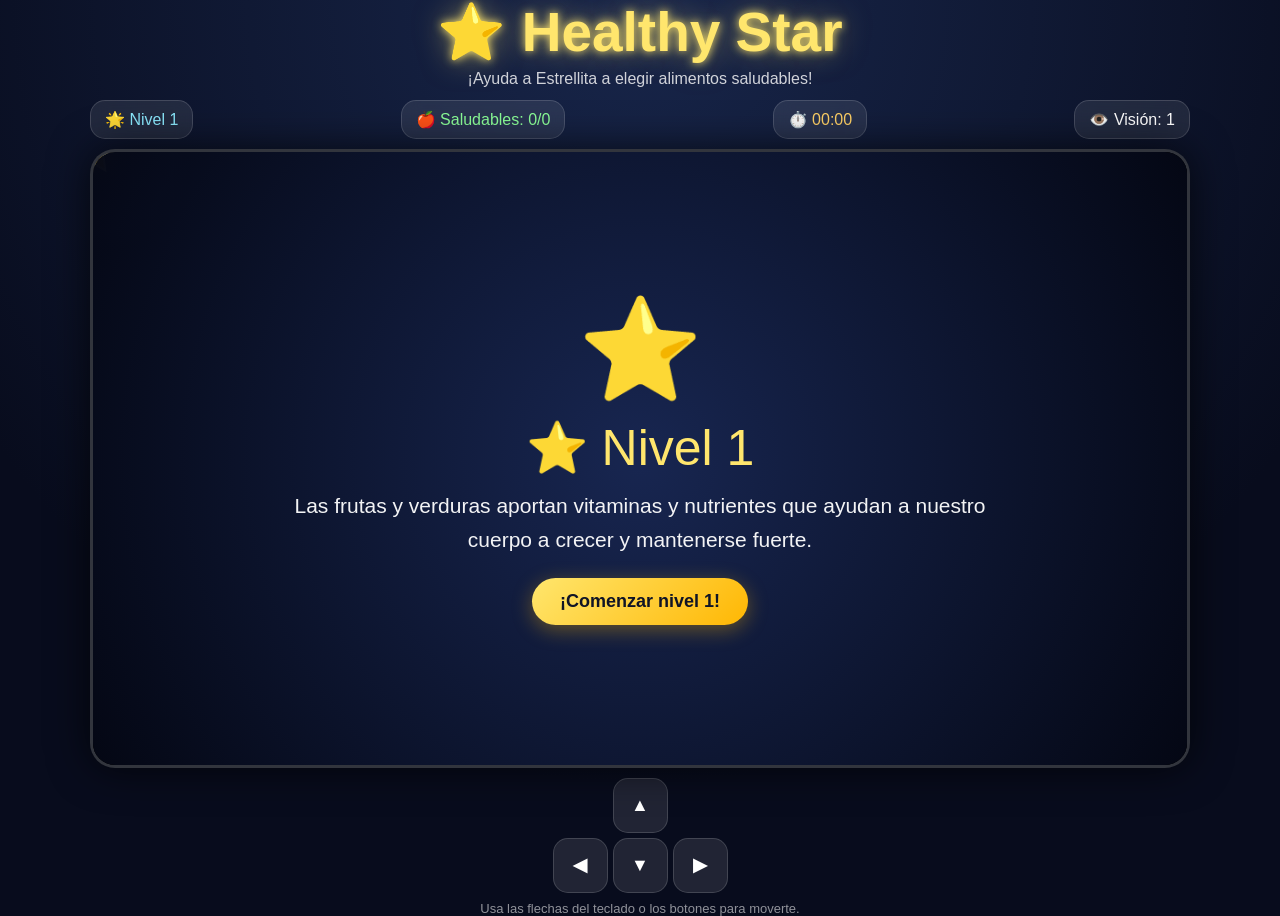
<file: juego-3-healthy-star/index.html>
<!DOCTYPE html>
<html lang="es">
<head>
<meta charset="UTF-8">
<meta name="viewport" content="width=device-width, initial-scale=1.0">
<title>Healthy Star ⭐</title>
<style>
*{box-sizing:border-box;margin:0;padding:0}
body{min-height:100vh;background:radial-gradient(circle at top,#18264b,#080c1d 70%);color:white;font-family:"Trebuchet MS",Arial,sans-serif;display:flex;justify-content:center;align-items:center;overflow:hidden}
#game{width:min(1100px,96vw);text-align:center}
h1{font-size:clamp(30px,5vw,55px);margin-bottom:5px;color:#ffe66d;text-shadow:0 0 10px #ffe66d,0 0 30px rgba(255,230,109,.5)}
.subtitle{opacity:.8;margin-bottom:12px}
#hud{display:flex;justify-content:space-between;align-items:center;gap:10px;margin-bottom:10px;flex-wrap:wrap}
.stat{background:rgba(255,255,255,.09);border:1px solid rgba(255,255,255,.15);border-radius:15px;padding:9px 14px;backdrop-filter:blur(10px)}
#levelText{color:#8be9fd}#healthyText{color:#8cff98}#timerText{color:#ffd166}
#gameArea{position:relative;width:100%;aspect-ratio:16/9;max-height:70vh;border-radius:25px;overflow:hidden;border:3px solid rgba(255,255,255,.18);box-shadow:0 0 40px rgba(0,0,0,.7),inset 0 0 50px rgba(0,0,0,.6);background:#050812}
canvas{width:100%;height:100%;display:block}
#messageScreen{position:absolute;inset:0;display:flex;flex-direction:column;justify-content:center;align-items:center;padding:30px;background:radial-gradient(circle,rgba(25,40,85,.95),rgba(4,7,20,.98));z-index:20}
.starBig{font-size:100px;animation:floatStar 2s ease-in-out infinite,starGlow 1.5s ease-in-out infinite alternate;margin-bottom:10px}
@keyframes floatStar{0%,100%{transform:translateY(0) rotate(-5deg)}50%{transform:translateY(-15px) rotate(5deg)}}
@keyframes starGlow{from{filter:drop-shadow(0 0 5px #ffe66d) drop-shadow(0 0 15px #ffe66d)}to{filter:drop-shadow(0 0 20px #fff) drop-shadow(0 0 40px #ffe66d)}}
#messageTitle{font-size:clamp(28px,5vw,50px);color:#ffe66d;margin-bottom:12px}
#message{max-width:700px;line-height:1.6;font-size:clamp(15px,2vw,21px);opacity:.95;margin-bottom:22px}
button{border:none;cursor:pointer;padding:13px 28px;border-radius:30px;font-size:18px;font-weight:bold;color:#101426;background:linear-gradient(135deg,#ffe66d,#ffb703);box-shadow:0 5px 20px rgba(255,183,3,.35);transition:.2s}
button:hover{transform:translateY(-3px) scale(1.03);box-shadow:0 8px 30px rgba(255,230,109,.5)}
button:active{transform:scale(.97)}
#controls{display:flex;justify-content:center;margin-top:10px}
#controlPad{display:grid;grid-template-columns:repeat(3,55px);grid-template-rows:repeat(2,55px);gap:5px}
.controlButton{padding:0;width:55px;height:55px;border-radius:15px;background:rgba(255,255,255,.1);color:white;border:1px solid rgba(255,255,255,.15);box-shadow:none}
.controlButton:hover{background:rgba(255,255,255,.2)}
.up{grid-column:2}.left{grid-column:1;grid-row:2}.down{grid-column:2;grid-row:2}.right{grid-column:3;grid-row:2}
#toast{position:absolute;left:50%;top:18px;transform:translateX(-50%) translateY(-20px);background:rgba(10,15,35,.92);border:1px solid rgba(255,255,255,.2);padding:12px 20px;border-radius:20px;opacity:0;pointer-events:none;transition:.3s;z-index:10;font-weight:bold}
#toast.show{opacity:1;transform:translateX(-50%) translateY(0)}
.good{color:#8cff98}.bad{color:#ff7b8a}
#endScreen{position:absolute;inset:0;display:none;justify-content:center;align-items:center;flex-direction:column;background:rgba(4,7,20,.94);z-index:30;padding:25px}
#endIcon{font-size:90px;margin-bottom:15px}#endTitle{font-size:45px;color:#ffe66d;margin-bottom:10px}#endText{max-width:650px;line-height:1.6;margin-bottom:20px}
@media(max-width:600px){#game{width:98vw}.stat{font-size:13px;padding:7px 9px}#hud{justify-content:center}.starBig{font-size:75px}#message{font-size:15px}}
</style>
</head>
<body>
<div id="game">
<h1>⭐ Healthy Star</h1>
<div class="subtitle">¡Ayuda a Estrellita a elegir alimentos saludables!</div>
<div id="hud">
<div class="stat" id="levelText">🌟 Nivel 1</div>
<div class="stat" id="healthyText">🍎 Saludables: 0/0</div>
<div class="stat" id="timerText">⏱️ 00:00</div>
<div class="stat">👁️ Visión: <span id="visionText">1</span></div>
</div>
<div id="gameArea">
<canvas id="canvas"></canvas>
<div id="toast"></div>
<div id="messageScreen">
<div class="starBig">⭐</div>
<div id="messageTitle">Nivel 1</div>
<div id="message">Comer saludable ayuda a nuestro cuerpo a tener energía para jugar, estudiar y crecer.</div>
<button id="startButton">¡JUGAR! ⭐</button>
</div>
<div id="endScreen">
<div id="endIcon">🏆</div>
<div id="endTitle">¡Victoria!</div>
<div id="endText"></div>
<button id="restartButton">Jugar otra vez</button>
</div>
</div>
<div id="controls">
<div id="controlPad">
<button class="controlButton up" data-key="ArrowUp">▲</button>
<button class="controlButton left" data-key="ArrowLeft">◀</button>
<button class="controlButton down" data-key="ArrowDown">▼</button>
<button class="controlButton right" data-key="ArrowRight">▶</button>
</div>
</div>
<p style="opacity:.55;margin-top:8px;font-size:13px">Usa las flechas del teclado o los botones para moverte.</p>
</div>

<script>
const canvas=document.getElementById("canvas"),ctx=canvas.getContext("2d"),gameArea=document.getElementById("gameArea");
function resizeCanvas(){canvas.width=gameArea.clientWidth;canvas.height=gameArea.clientHeight}resizeCanvas();window.addEventListener("resize",resizeCanvas);
const messageScreen=document.getElementById("messageScreen"),messageTitle=document.getElementById("messageTitle"),message=document.getElementById("message"),startButton=document.getElementById("startButton"),endScreen=document.getElementById("endScreen"),endTitle=document.getElementById("endTitle"),endText=document.getElementById("endText"),endIcon=document.getElementById("endIcon"),restartButton=document.getElementById("restartButton"),toast=document.getElementById("toast"),levelText=document.getElementById("levelText"),healthyText=document.getElementById("healthyText"),timerText=document.getElementById("timerText"),visionText=document.getElementById("visionText");
const levels=[
{time:90,vision:115,healthy:3,unhealthy:3,message:"Las frutas y verduras aportan vitaminas y nutrientes que ayudan a nuestro cuerpo a crecer y mantenerse fuerte."},
{time:75,vision:105,healthy:4,unhealthy:4,message:"Tomar agua es importante porque ayuda a mantener nuestro cuerpo hidratado durante el día."},
{time:65,vision:95,healthy:5,unhealthy:5,message:"Una alimentación variada nos ayuda a obtener diferentes nutrientes que nuestro cuerpo necesita."},
{time:55,vision:85,healthy:6,unhealthy:6,message:"Los alimentos muy azucarados pueden resultar atractivos, pero debemos aprender a elegir opciones más nutritivas."},
{time:45,vision:75,healthy:7,unhealthy:8,message:"¡Último reto! Piensa antes de elegir: una buena decisión alimentaria puede darte energía para continuar."}
];
let currentLevel=0,levelData,gameRunning=false,timeLeft=0,timerInterval=null,visionRadius=100,foods=[],walls=[],particles=[],keys={},score=0;
const player={x:0,y:0,radius:18,speed:3.2,angle:0,squash:0};
function distance(x1,y1,x2,y2){return Math.hypot(x1-x2,y1-y2)}
function circleRectCollision(c,r){const x=Math.max(r.x,Math.min(c.x,r.x+r.w)),y=Math.max(r.y,Math.min(c.y,r.y+r.h));return (c.x-x)**2+(c.y-y)**2<c.radius**2}
function canMove(x,y){const t={x,y,radius:player.radius};return !walls.some(w=>circleRectCollision(t,w))}
function createMaze(){
walls=[];const W=canvas.width,H=canvas.height;
walls.push({x:0,y:0,w:W,h:15},{x:0,y:H-15,w:W,h:15},{x:0,y:0,w:15,h:H},{x:W-15,y:0,w:15,h:H});
const ww=18;
[[.18,.12,.02,.38],[.18,.65,.02,.25],[.35,.08,.02,.35],[.35,.55,.02,.35],[.52,.12,.02,.38],[.52,.65,.02,.25],[.69,.08,.02,.35],[.69,.55,.02,.35],[.82,.25,.02,.45]].forEach(p=>walls.push({x:W*p[0],y:H*p[1],w:W*p[2]+ww,h:H*p[3]}));
[[.05,.28,.28],[.43,.28,.20],[.76,.28,.18],[.20,.72,.22],[.48,.72,.20],[.78,.72,.15]].forEach(p=>walls.push({x:W*p[0],y:H*p[1],w:W*p[2],h:ww}));
}
function randomPosition(){
let p,attempts=0;do{p={x:35+Math.random()*(canvas.width-70),y:35+Math.random()*(canvas.height-70)};attempts++}while(attempts<500&&(walls.some(w=>circleRectCollision({x:p.x,y:p.y,radius:25},w))||distance(p.x,p.y,player.x,player.y)<100));return p;
}
function createFoods(){
foods=[];const healthy=["🍎","🍌","🥕","🥦","🍓","🍊","🍇","🥝","🥑","🍐"],unhealthy=["🍔","🍟","🍕","🍩","🍭","🍫","🧁","🥤","🍪"];
for(let i=0;i<levelData.healthy;i++){const p=randomPosition();foods.push({x:p.x,y:p.y,type:"healthy",emoji:healthy[Math.floor(Math.random()*healthy.length)],eaten:false,pulse:Math.random()*6.28})}
for(let i=0;i<levelData.unhealthy;i++){const p=randomPosition();foods.push({x:p.x,y:p.y,type:"unhealthy",emoji:unhealthy[Math.floor(Math.random()*unhealthy.length)],eaten:false,pulse:Math.random()*6.28})}
}
function createParticles(x,y,type){for(let i=0;i<15;i++)particles.push({x,y,vx:(Math.random()-.5)*4,vy:(Math.random()-.5)*4,life:1,type,size:3+Math.random()*5})}
function updateParticles(dt){particles.forEach(p=>{p.x+=p.vx;p.y+=p.vy;p.life-=dt*2});particles=particles.filter(p=>p.life>0)}
let toastTimeout;function showToast(text,type){toast.textContent=text;toast.className="show "+type;clearTimeout(toastTimeout);toastTimeout=setTimeout(()=>toast.className="",1800)}
function checkFood(){
foods.forEach(food=>{
if(food.eaten)return;
if(distance(player.x,player.y,food.x,food.y)<28){
food.eaten=true;createParticles(food.x,food.y,food.type);
if(food.type==="healthy"){visionRadius+=45;score+=100;showToast("🍎 ¡Excelente elección! ¡Tu visión aumenta!","good");player.squash=1}
else{visionRadius=Math.max(55,visionRadius-35);score=Math.max(0,score-30);showToast("🍔 ¡Cuidado! Tu visión se redujo.","bad")}
updateHUD();checkVictory();
}});
}
function checkVictory(){if(foods.filter(f=>f.type==="healthy"&&!f.eaten).length===0)nextLevel()}
function nextLevel(){gameRunning=false;clearInterval(timerInterval);currentLevel++;if(currentLevel>=levels.length){showEnd(true);return}showLevelMessage()}
function showLevelMessage(){levelData=levels[currentLevel];messageScreen.style.display="flex";messageTitle.textContent="⭐ Nivel "+(currentLevel+1);message.textContent=levelData.message;startButton.textContent="¡Comenzar nivel "+(currentLevel+1)+"!"}
function startLevel(){messageScreen.style.display="none";endScreen.style.display="none";gameRunning=true;timeLeft=levelData.time;visionRadius=levelData.vision;player.x=canvas.width/2;player.y=canvas.height/2;player.squash=0;createMaze();if(!canMove(player.x,player.y)){player.x=50;player.y=50}createFoods();updateHUD();startTimer();startMusic(currentLevel)}
function startTimer(){clearInterval(timerInterval);timerInterval=setInterval(()=>{if(!gameRunning)return;timeLeft--;updateHUD();if(timeLeft<=0){clearInterval(timerInterval);gameRunning=false;showEnd(false)}},1000)}
function updateHUD(){levelText.textContent="🌟 Nivel "+(currentLevel+1);const remaining=foods.filter(f=>f.type==="healthy"&&!f.eaten).length,total=foods.filter(f=>f.type==="healthy").length;healthyText.textContent="🍎 Saludables: "+(total-remaining)+"/"+total;const m=Math.floor(timeLeft/60).toString().padStart(2,"0"),s=(timeLeft%60).toString().padStart(2,"0");timerText.textContent="⏱️ "+m+":"+s;visionText.textContent=Math.round(visionRadius)}
function updatePlayer(){
if(!gameRunning)return;let dx=0,dy=0;
if(keys.ArrowUp||keys.w||keys.W)dy=-1;if(keys.ArrowDown||keys.s||keys.S)dy=1;if(keys.ArrowLeft||keys.a||keys.A)dx=-1;if(keys.ArrowRight||keys.d||keys.D)dx=1;
if(dx||dy){const l=Math.hypot(dx,dy);dx/=l;dy/=l;const nx=player.x+dx*player.speed,ny=player.y+dy*player.speed;if(canMove(nx,player.y))player.x=nx;if(canMove(player.x,ny))player.y=ny;player.angle+=.08}
}
function drawMaze(){
const W=canvas.width,H=canvas.height;ctx.fillStyle="#02040b";ctx.fillRect(0,0,W,H);ctx.save();ctx.beginPath();ctx.arc(player.x,player.y,visionRadius,0,Math.PI*2);ctx.clip();
const g=ctx.createLinearGradient(0,0,W,H);g.addColorStop(0,"#151c38");g.addColorStop(1,"#080d22");ctx.fillStyle=g;ctx.fillRect(0,0,W,H);
ctx.strokeStyle="rgba(255,255,255,.035)";ctx.lineWidth=1;for(let x=0;x<W;x+=40){ctx.beginPath();ctx.moveTo(x,0);ctx.lineTo(x,H);ctx.stroke()}for(let y=0;y<H;y+=40){ctx.beginPath();ctx.moveTo(0,y);ctx.lineTo(W,y);ctx.stroke()}
walls.forEach(w=>{ctx.fillStyle="#26345c";ctx.fillRect(w.x,w.y,w.w,w.h);ctx.strokeStyle="#536aa5";ctx.lineWidth=2;ctx.strokeRect(w.x,w.y,w.w,w.h)});
foods.forEach(food=>{if(food.eaten)return;const pulse=Math.sin(performance.now()/300+food.pulse)*3;ctx.font=`${26+pulse}px Arial`;ctx.textAlign="center";ctx.textBaseline="middle";ctx.fillText(food.emoji,food.x,food.y)});
ctx.restore();
const d=ctx.createRadialGradient(player.x,player.y,visionRadius*.45,player.x,player.y,visionRadius);d.addColorStop(0,"rgba(0,0,0,0)");d.addColorStop(.65,"rgba(0,0,0,.2)");d.addColorStop(1,"rgba(0,0,0,.98)");ctx.fillStyle=d;ctx.fillRect(0,0,W,H);
const glow=ctx.createRadialGradient(player.x,player.y,0,player.x,player.y,visionRadius);glow.addColorStop(0,"rgba(255,230,109,.08)");glow.addColorStop(.6,"rgba(255,230,109,.025)");glow.addColorStop(1,"rgba(255,230,109,0)");ctx.fillStyle=glow;ctx.fillRect(player.x-visionRadius,player.y-visionRadius,visionRadius*2,visionRadius*2);
}
function drawStar(){
const x=player.x,y=player.y;let scale=1+Math.sin(performance.now()/120)*.025;if(player.squash>0){scale+=player.squash*.15;player.squash-=.04;if(player.squash<0)player.squash=0}
ctx.save();ctx.translate(x,y);ctx.rotate(Math.sin(performance.now()/1000)*.04);ctx.scale(scale,scale);ctx.shadowColor="rgba(255,230,109,.8)";ctx.shadowBlur=25;
const spikes=5,outer=22,inner=11;ctx.beginPath();for(let i=0;i<10;i++){const r=i%2===0?outer:inner,a=i*Math.PI/5-Math.PI/2,px=Math.cos(a)*r,py=Math.sin(a)*r;i?ctx.lineTo(px,py):ctx.moveTo(px,py)}ctx.closePath();
const sg=ctx.createRadialGradient(-5,-7,2,0,0,25);sg.addColorStop(0,"#fff9c4");sg.addColorStop(.35,"#ffe66d");sg.addColorStop(1,"#ffb703");ctx.fillStyle=sg;ctx.fill();ctx.shadowBlur=0;ctx.strokeStyle="#fff7ae";ctx.lineWidth=2;ctx.stroke();
ctx.fillStyle="#25213b";ctx.beginPath();ctx.arc(-7,-2,2.7,0,Math.PI*2);ctx.fill();ctx.beginPath();ctx.arc(7,-2,2.7,0,Math.PI*2);ctx.fill();ctx.beginPath();ctx.arc(0,2,7,0,Math.PI);ctx.strokeStyle="#25213b";ctx.lineWidth=2;ctx.stroke();ctx.restore();
}
function drawParticles(){particles.forEach(p=>{ctx.globalAlpha=p.life;ctx.fillStyle=p.type==="healthy"?"#8cff98":"#ff7b8a";ctx.beginPath();ctx.arc(p.x,p.y,p.size,0,Math.PI*2);ctx.fill()});ctx.globalAlpha=1}
function gameLoop(){updatePlayer();checkFood();updateParticles(1/60);drawMaze();drawParticles();drawStar();requestAnimationFrame(gameLoop)}gameLoop();
window.addEventListener("keydown",e=>{keys[e.key]=true;if(["ArrowUp","ArrowDown","ArrowLeft","ArrowRight"].includes(e.key))e.preventDefault()});window.addEventListener("keyup",e=>keys[e.key]=false);
document.querySelectorAll(".controlButton").forEach(b=>{const k=b.dataset.key;b.addEventListener("pointerdown",e=>{e.preventDefault();keys[k]=true});b.addEventListener("pointerup",e=>{e.preventDefault();keys[k]=false});b.addEventListener("pointerleave",()=>keys[k]=false)});
startButton.addEventListener("click",startLevel);
function showEnd(victory){gameRunning=false;clearInterval(timerInterval);stopMusic();endScreen.style.display="flex";if(victory){endIcon.textContent="🏆";endTitle.textContent="¡Healthy Star! ⭐";endText.textContent="¡Felicidades! Completaste todos los niveles. Estrellita aprendió que elegir alimentos saludables puede ayudarla a mantenerse con energía y superar retos."}else{endIcon.textContent="⏰";endTitle.textContent="¡Se acabó el tiempo!";endText.textContent="No te preocupes. Inténtalo otra vez y recuerda: debes encontrar y comer TODAS las comidas saludables antes de que se acabe el tiempo."}}
restartButton.addEventListener("click",()=>{currentLevel=0;score=0;endScreen.style.display="none";showLevelMessage()});
let audioContext=null,musicInterval=null,musicPlaying=false;
function startMusic(level){stopMusic();try{if(!audioContext)audioContext=new(window.AudioContext||window.webkitAudioContext)();if(audioContext.state==="suspended")audioContext.resume();musicPlaying=true;const tempos=[500,420,350,280,190],tempo=tempos[level]||200,notes=[261.63,329.63,392,523.25,392,329.63];let index=0;musicInterval=setInterval(()=>{if(musicPlaying)playTone(notes[index++%notes.length],.16,level)},tempo)}catch(e){}}
function playTone(frequency,duration,level){if(!audioContext)return;const o=audioContext.createOscillator(),g=audioContext.createGain();o.frequency.value=frequency+level*8;o.type=level>=3?"sawtooth":"triangle";g.gain.setValueAtTime(.035,audioContext.currentTime);g.gain.exponentialRampToValueAtTime(.001,audioContext.currentTime+duration);o.connect(g);g.connect(audioContext.destination);o.start();o.stop(audioContext.currentTime+duration)}
function stopMusic(){musicPlaying=false;if(musicInterval){clearInterval(musicInterval);musicInterval=null}}
showLevelMessage();
</script>
</body>
</html>
</file>
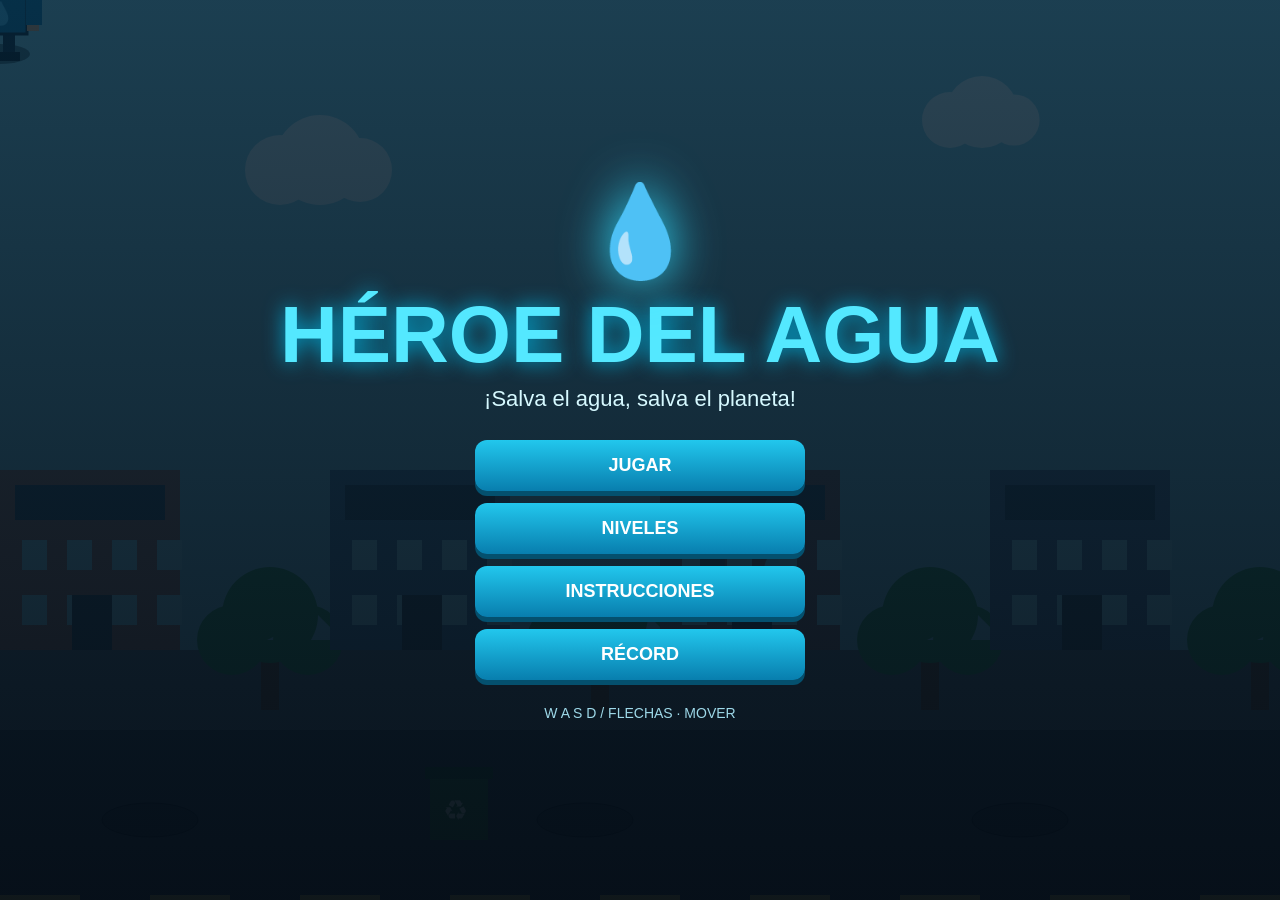
<file: juego-4-heroe-del-agua/index.html>
<!DOCTYPE html>
<html lang="es">
<head>
<meta charset="UTF-8">
<meta name="viewport" content="width=device-width,initial-scale=1.0">
<title>Héroe del Agua</title>
<link rel="stylesheet" href="style.css">
</head>
<body>
<div id="menu" class="screen">
<div class="logo">💧</div>
<h1>HÉROE DEL AGUA</h1>
<p class="subtitle">¡Salva el agua, salva el planeta!</p>
<div class="menuButtons">
<button id="play">JUGAR</button>
<button id="levels">NIVELES</button>
<button id="instructions">INSTRUCCIONES</button>
<button id="records">RÉCORD</button>
</div>
<p class="controls">W A S D / FLECHAS · MOVER</p>
</div>

<div id="levelsScreen" class="screen hidden">
<h2>SELECCIONA NIVEL</h2>
<div id="levelList"></div>
<button class="back">VOLVER</button>
</div>

<div id="instructionsScreen" class="screen hidden">
<div class="panel">
<h2>¿CÓMO JUGAR?</h2>
<p>💧 Recolecta gotas para acumular agua.</p>
<p>🚰 Cierra los grifos para ahorrar agua.</p>
<p>♻️ Recoge residuos para limpiar la ciudad.</p>
<p>🧴 Elimina los plásticos del agua.</p>
<p>⚠️ Evita los objetos peligrosos.</p>
<p>⭐ Consigue power-ups para mejorar tus habilidades.</p>
<p>🔥 Haz combos para conseguir más puntos.</p>
<p>❤️ Tienes 3 vidas.</p>
<p>⏱️ Completa la misión antes de que termine el tiempo.</p>
<p>🛡️ Puedes conseguir escudos para protegerte.</p>
<p>⌨️ Usa WASD o las flechas para moverte.</p>
<button class="back">VOLVER</button>
</div>
</div>

<div id="recordsScreen" class="screen hidden">
<div class="panel">
<h2>🏆 RÉCORDS</h2>
<div class="record">PUNTUACIÓN<br><b id="bestScore">0</b></div>
<div class="record">MEJOR COMBO<br><b id="bestCombo">0</b></div>
<div class="record">NIVEL MÁXIMO<br><b id="bestLevel">0</b></div>
<button id="clearRecord">BORRAR RÉCORD</button>
<button class="back">VOLVER</button>
</div>
</div>

<div id="hud" class="hidden">
<div class="hudBox">💧 <span id="water">0</span></div>
<div class="hudBox">⭐ <span id="score">0</span></div>
<div class="hudBox">❤️ <span id="lives">♥♥♥</span></div>
<div class="hudBox">⏱️ <span id="timer">00:00</span></div>
<div class="hudBox">🔥 <span id="combo">x0</span></div>
<div class="hudLevel" id="levelName">NIVEL 1</div>
<button id="pause">Ⅱ</button>
</div>

<div id="mission" class="hidden">
<div id="missionText"></div>
<div class="progress"><div id="missionProgress"></div></div>
</div>

<canvas id="game"></canvas>

<div id="resultScreen" class="screen hidden">
<div class="panel result">
<div id="resultStars">★</div>
<h2 id="resultTitle">NIVEL 1</h2>
<p id="resultMessage"></p>
<div id="resultStats"></div>
<button id="resultAction">COMENZAR</button>
</div>
</div>

<div id="shopScreen" class="screen hidden">
<div class="panel">
<h2>🛒 CENTRO DE AYUDA</h2>
<p>Agua disponible: 💧 <b id="shopWater">0</b></p>
<button data-buy="shield">🛡️ ESCUDO · 100</button>
<button data-buy="magnet">🧲 IMÁN · 120</button>
<button data-buy="speed">⚡ VELOCIDAD · 100</button>
<button data-buy="time">⏱️ +30 SEGUNDOS · 80</button>
<button id="continueShop">SIGUIENTE NIVEL</button>
</div>
</div>

<div id="pauseScreen" class="screen hidden">
<div class="panel">
<h2>PAUSA</h2>
<p>El planeta necesita tu ayuda.</p>
<button id="resume">CONTINUAR</button>
<button id="pauseMenu">MENÚ PRINCIPAL</button>
</div>
</div>

<script src="game.js"></script>
</body>
</html>
</file>
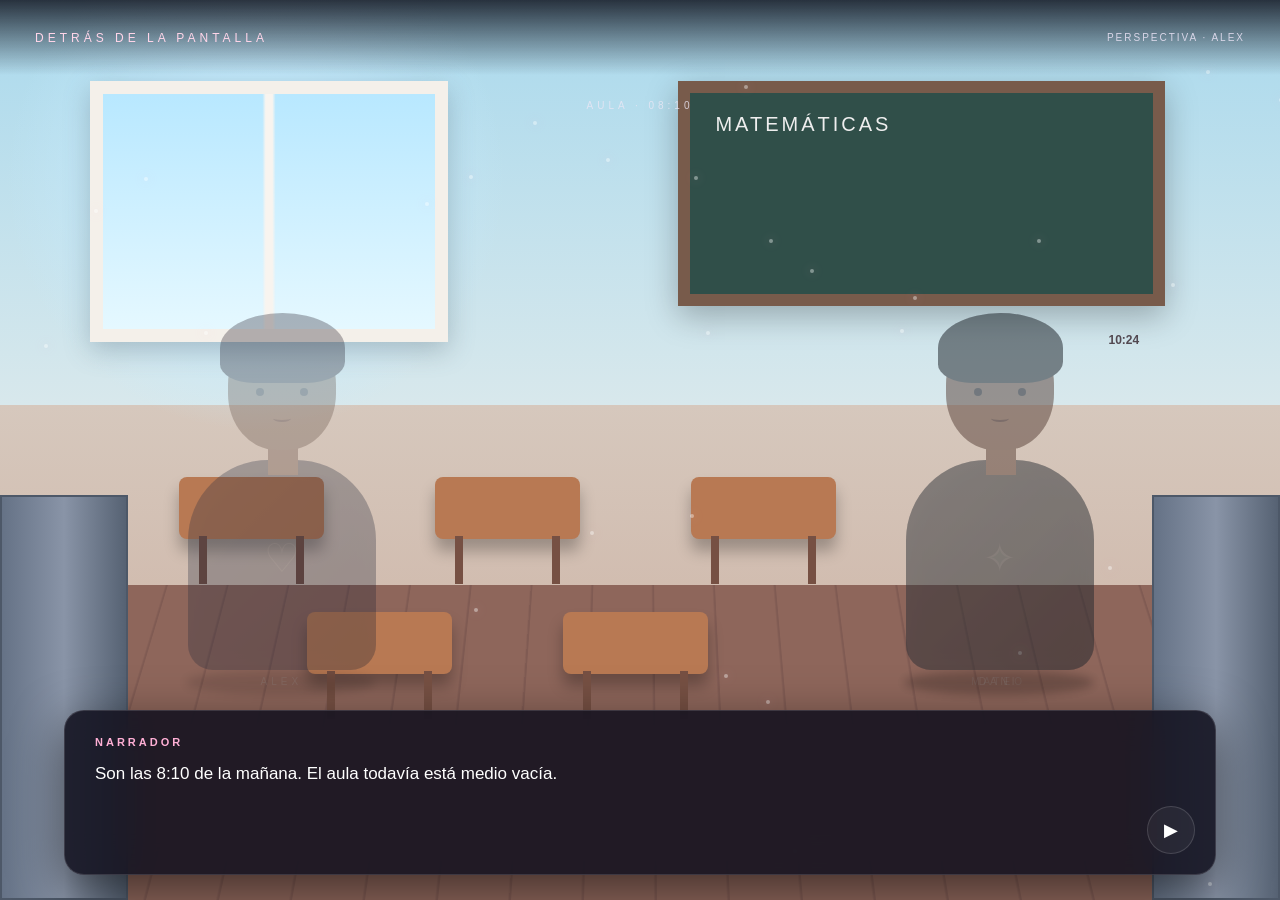
<file: juego-5-cyberbullying/index.html>
<!DOCTYPE html>
<html lang="es">
<head>
<meta charset="UTF-8">
<meta name="viewport" content="width=device-width,initial-scale=1.0">
<title>Detrás de la Pantalla</title>
<link rel="stylesheet" href="style.css">
</head>
<body>

<div id="game">

<div id="background">
<div class="sky"></div>
<div class="window"></div>
<div class="board"><span>MATEMÁTICAS</span></div>
<div class="clock">10:24</div>
<div class="floor"></div>
<div class="desk desk1"></div>
<div class="desk desk2"></div>
<div class="desk desk3"></div>
<div class="desk desk4"></div>
<div class="desk desk5"></div>
<div class="locker left"></div>
<div class="locker right"></div>
<div class="hall-lockers"></div>
<div class="hall-floor"></div>
</div>

<div id="particles"></div>

<div id="topbar">
<div id="gameTitle">DETRÁS DE LA PANTALLA</div>
<div id="perspective">PERSPECTIVA · ALEX</div>
</div>

<div id="location">AULA · 10:24</div>

<div id="characters">

<div class="character alex" id="alex">
<div class="shadow"></div>
<div class="head">
<div class="hair"></div>
<div class="eye e1"></div>
<div class="eye e2"></div>
<div class="mouth"></div>
</div>
<div class="neck"></div>
<div class="body">
<div class="shirtSymbol">♡</div>
</div>
<div class="name">ALEX</div>
</div>

<div class="character mateo" id="mateo">
<div class="shadow"></div>
<div class="head">
<div class="hair"></div>
<div class="eye e1"></div>
<div class="eye e2"></div>
<div class="mouth"></div>
</div>
<div class="neck"></div>
<div class="body">
<div class="shirtSymbol">✦</div>
</div>
<div class="name">MATEO</div>
</div>

<div class="character dani" id="dani">
<div class="shadow"></div>
<div class="head">
<div class="hair"></div>
<div class="eye e1"></div>
<div class="eye e2"></div>
<div class="mouth"></div>
</div>
<div class="neck"></div>
<div class="body">
<div class="shirtSymbol">✧</div>
</div>
<div class="name">DANI</div>
</div>

</div>

<div id="phone">

<div class="phone-top">
<span>9:41</span>
<span>● ● ●</span>
</div>

<div id="phone-screen"></div>

</div>

<div id="notification"></div>

<div id="dialogue-box">

<div id="speaker">NARRADOR</div>

<div id="dialogue"></div>

<button id="next">▶</button>

</div>

<div id="choices"></div>

<div id="emotion"></div>

<div id="transition">

<div id="transition-title"></div>

<div id="transition-sub"></div>

</div>

</div>

<script src="script.js"></script>
</body>
</html>
</file>
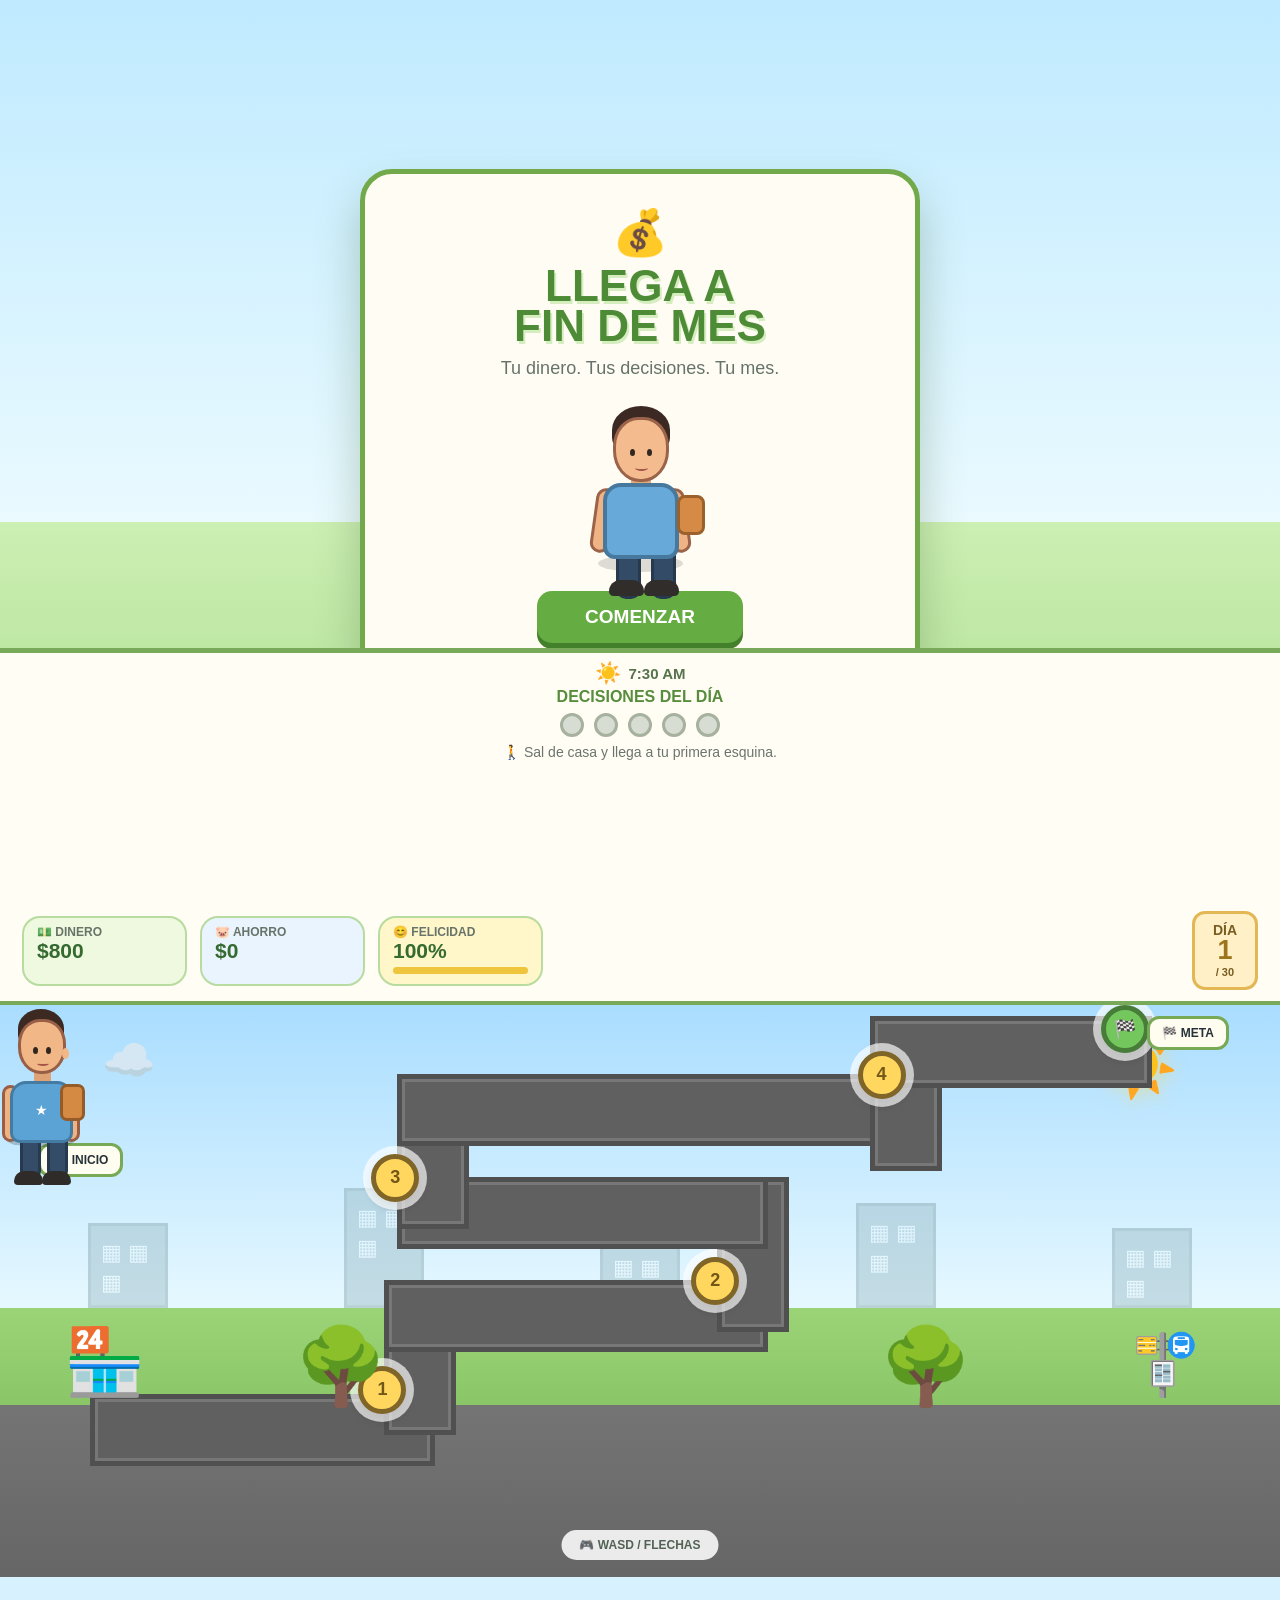
<file: juego-6-fin-de-mes/index.html>
<!DOCTYPE html>
<html lang="es">
<head>
<meta charset="UTF-8">
<meta name="viewport" content="width=device-width,initial-scale=1.0">
<title>Llega a Fin de Mes</title>
<link rel="stylesheet" href="style.css">
</head>
<body>
<div id="app">

<section id="menu" class="screen active">
<div class="menu-card">
<div class="coin">💰</div>
<h1>LLEGA A<br>FIN DE MES</h1>
<p>Tu dinero. Tus decisiones. Tu mes.</p>
<div class="hero-character">
<div class="hero-shadow"></div>
<div class="hero-hair"></div>
<div class="hero-head"><span class="eye e1"></span><span class="eye e2"></span><span class="mouth"></span></div>
<div class="hero-neck"></div>
<div class="hero-body"></div>
<div class="hero-arm a1"></div>
<div class="hero-arm a2"></div>
<div class="hero-leg l1"></div>
<div class="hero-leg l2"></div>
<div class="hero-shoe s1"></div>
<div class="hero-shoe s2"></div>
<div class="hero-bag"></div>
</div>
<button onclick="startGame()">COMENZAR</button>
<div class="tips">
<span>💰 Ahorra</span>
<span>🧠 Decide</span>
<span>💼 Trabaja</span>
<span>🎯 Llega al día 30</span>
</div>
</div>
</section>

<section id="game" class="screen">

<header>
<div class="stat money">
<span>💵 DINERO</span>
<b id="money">$800</b>
</div>
<div class="stat savings">
<span>🐷 AHORRO</span>
<b id="saving">$0</b>
</div>
<div class="stat happiness">
<span>😊 FELICIDAD</span>
<b id="happiness">100%</b>
<div class="bar"><i id="happyBar"></i></div>
</div>
<div class="day">
DÍA
<b id="day">1</b>
<span>/ 30</span>
</div>
</header>

<main>

<div class="scene" id="scene">

<div class="sky">
<div class="cloud c1">☁️</div>
<div class="cloud c2">☁️</div>
<div class="cloud c3">☁️</div>
</div>

<div class="sun">☀️</div>

<div class="city">
<div class="building b1"></div>
<div class="building b2"></div>
<div class="building b3"></div>
<div class="building b4"></div>
<div class="building b5"></div>
</div>

<div class="street-decoration store">🏪</div>
<div class="street-decoration bus-stop">🚏</div>
<div class="street-decoration tree t1">🌳</div>
<div class="street-decoration tree t2">🌳</div>

<div class="zigzag">

<div class="road-segment h1"></div>
<div class="road-segment v1"></div>
<div class="road-segment h2"></div>
<div class="road-segment v2"></div>
<div class="road-segment h3"></div>
<div class="road-segment v3"></div>
<div class="road-segment h4"></div>
<div class="road-segment v4"></div>
<div class="road-segment h5"></div>

<div class="corner corner1"><span>1</span></div>
<div class="corner corner2"><span>2</span></div>
<div class="corner corner3"><span>3</span></div>
<div class="corner corner4"><span>4</span></div>
<div class="corner corner5"><span>🏁</span></div>

</div>

<div class="event-float" id="walkingEvent"></div>

<div class="player" id="character">
<div class="player-shadow"></div>
<div class="player-hair"></div>
<div class="player-head">
<span class="player-eye eye-left"></span>
<span class="player-eye eye-right"></span>
<span class="player-mouth"></span>
</div>
<div class="player-neck"></div>
<div class="player-body"><div class="shirt-logo">★</div></div>
<div class="player-arm arm-left"></div>
<div class="player-arm arm-right"></div>
<div class="player-leg leg-left"></div>
<div class="player-leg leg-right"></div>
<div class="player-shoe shoe-left"></div>
<div class="player-shoe shoe-right"></div>
<div class="player-bag"></div>
</div>

<div class="start-label">🏠 INICIO</div>
<div class="finish-label">🏁 META</div>

<div class="controls">🎮 WASD / FLECHAS</div>

</div>

<div class="daily">
<div class="time-display">
<span id="timeIcon">☀️</span>
<b id="timeText">7:30 AM</b>
</div>
<div class="progress-title">DECISIONES DEL DÍA</div>
<div class="decision-progress" id="decisionProgress">
<span></span>
<span></span>
<span></span>
<span></span>
<span></span>
</div>
<p id="status">🚶 Sal de casa y llega a tu primera esquina.</p>
</div>

</main>

<div id="decision" class="modal">
<div class="decision-card">
<div class="event-icon" id="eventIcon">🤔</div>
<div class="event-day" id="eventDay">DÍA 1 · DECISIÓN 1/5</div>
<h2 id="eventTitle">¿QUÉ QUIERES HACER?</h2>
<p id="eventText"></p>
<div id="options"></div>
</div>
</div>

<div id="eventModal" class="modal">
<div class="decision-card">
<div class="event-icon" id="randomEventIcon">⚡</div>
<div class="event-day">EVENTO EN EL CAMINO</div>
<h2 id="randomEventTitle"></h2>
<p id="randomEventText"></p>
<div id="randomEventOptions"></div>
</div>
</div>

<div id="toast"></div>

</section>

<section id="result" class="screen">
<div class="result-card">
<div id="resultEmoji">🏆</div>
<h1 id="resultTitle"></h1>
<p id="resultText"></p>
<div class="final-stats">
<div>💵 Dinero<b id="finalMoney">$0</b></div>
<div>🐷 Ahorro<b id="finalSaving">$0</b></div>
<div>😊 Felicidad<b id="finalHappy">0%</b></div>
</div>
<button onclick="location.reload()">JUGAR DE NUEVO</button>
</div>
</section>

</div>
<script src="script.js"></script>
</body>
</html>
</file>
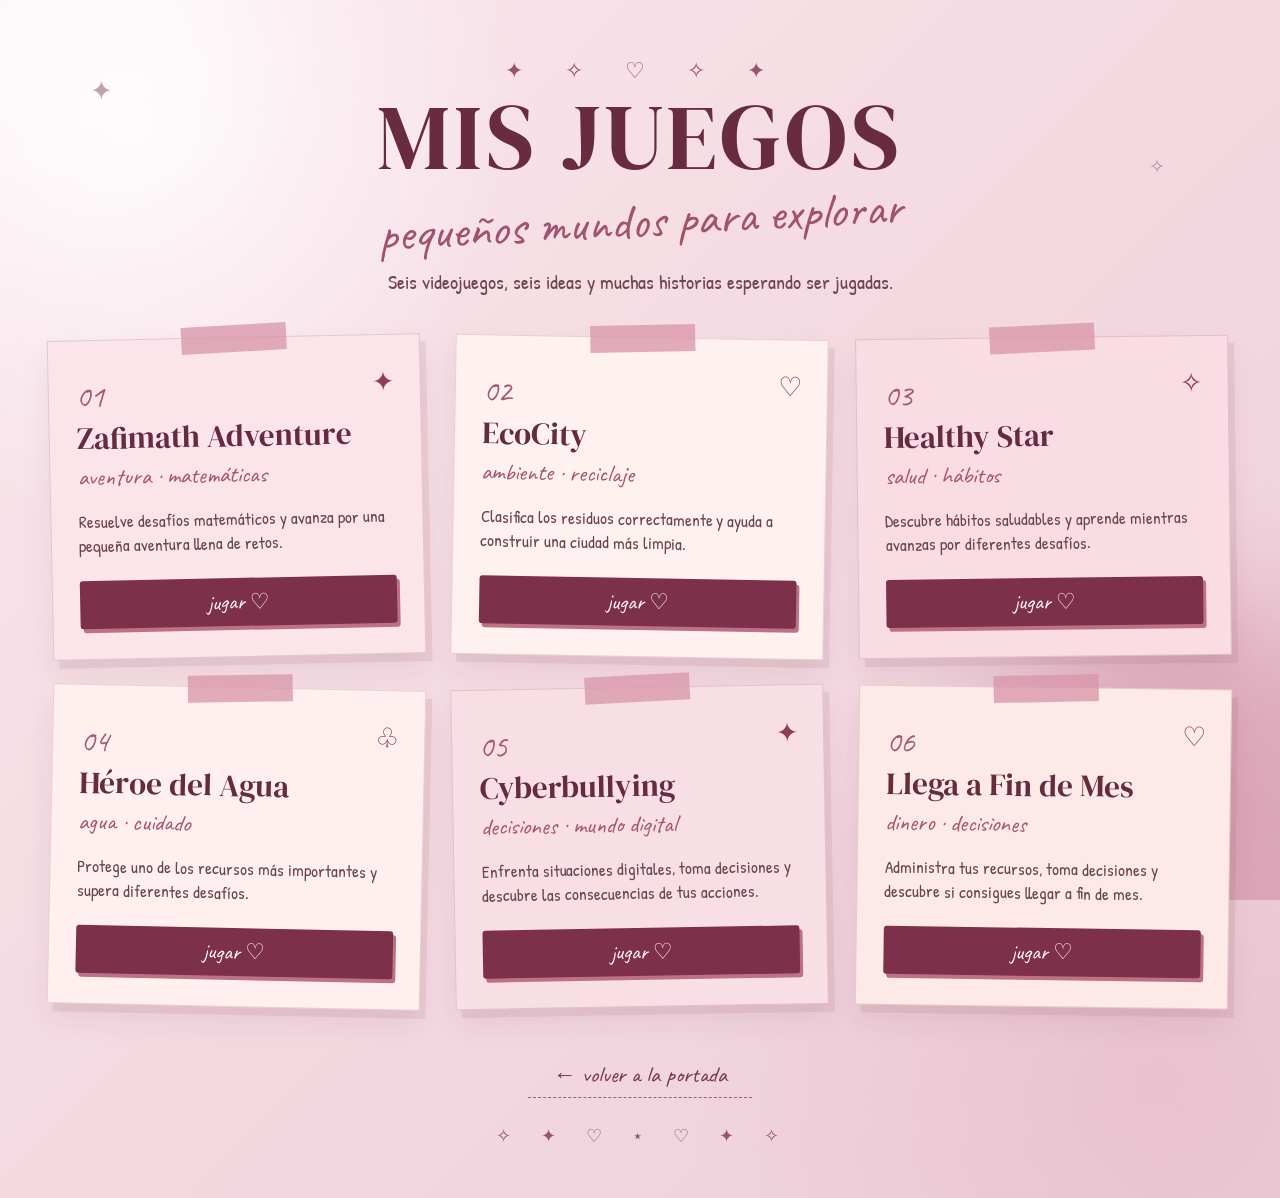
<file: juegos.html>
<!DOCTYPE html>
<html lang="es">

<head>

    <meta charset="UTF-8">
    <meta name="viewport" content="width=device-width, initial-scale=1.0">

    <title>Mis juegos · Game Developer</title>


    <!-- FUENTES -->

    <link rel="preconnect" href="https://fonts.googleapis.com">
    <link rel="preconnect" href="https://fonts.gstatic.com" crossorigin>

    <link href="https://fonts.googleapis.com/css2?family=Caveat:wght@400;500;600;700&family=DM+Serif+Display:ital@0;1&family=Patrick+Hand&display=swap" rel="stylesheet">


    <style>

        * {

            margin: 0;

            padding: 0;

            box-sizing: border-box;

        }


        /* =========================
           FONDO
        ========================= */

        body {

            min-height: 100vh;

            background:

                radial-gradient(
                    circle at 10% 10%,
                    rgba(255,255,255,.8),
                    transparent 25%
                ),

                radial-gradient(
                    circle at 90% 90%,
                    rgba(188,81,111,.12),
                    transparent 30%
                ),

                linear-gradient(
                    135deg,
                    #fae8ed,
                    #f4d9e1,
                    #edd0da
                );

            color: #572b3a;

            font-family: "Patrick Hand", cursive;

            overflow-x: hidden;

        }


        /* =========================
           DECORACIÓN
        ========================= */

        .fondo {

            position: fixed;

            inset: 0;

            pointer-events: none;

            overflow: hidden;

            z-index: 0;

        }


        .mancha {

            position: absolute;

            width: 350px;

            height: 350px;

            border-radius: 50%;

            filter: blur(70px);

            opacity: .45;

        }


        .mancha.uno {

            background: white;

            top: -140px;

            left: -100px;

        }


        .mancha.dos {

            background: #c77791;

            right: -150px;

            bottom: -150px;

            width: 450px;

            height: 450px;

        }


        .estrella {

            position: absolute;

            color: #71374a;

            opacity: .45;

            animation: flotar 5s ease-in-out infinite;

        }


        .e1 {

            top: 8%;

            left: 7%;

            font-size: 27px;

        }


        .e2 {

            top: 17%;

            right: 9%;

            font-size: 19px;

            animation-delay: 1s;

        }


        .e3 {

            top: 48%;

            left: 4%;

            font-size: 16px;

            animation-delay: 2s;

        }


        .e4 {

            bottom: 15%;

            right: 8%;

            font-size: 27px;

            animation-delay: 1.5s;

        }


        .e5 {

            bottom: 8%;

            left: 12%;

            font-size: 18px;

            animation-delay: 2.5s;

        }


        .e6 {

            top: 40%;

            right: 4%;

            font-size: 15px;

            animation-delay: 3s;

        }


        @keyframes flotar {

            0%,100% {

                transform:
                    translateY(0)
                    rotate(0);

            }

            50% {

                transform:
                    translateY(-8px)
                    rotate(5deg);

            }

        }


        /* =========================
           CONTENEDOR
        ========================= */

        .pagina {

            position: relative;

            z-index: 2;

            width: min(1180px, 94%);

            margin: auto;

            padding: 55px 0 50px;

        }


        /* =========================
           ENCABEZADO
        ========================= */

        .encabezado {

            text-align: center;

            margin-bottom: 40px;

        }


        .decoracion {

            color: #98546a;

            font-size: 22px;

            letter-spacing: 10px;

            margin-bottom: 10px;

        }


        h1 {

            font-family: "DM Serif Display", serif;

            font-size: clamp(55px, 8vw, 92px);

            font-weight: 400;

            color: #682b40;

            letter-spacing: 4px;

            line-height: .9;

        }


        .subtitulo {

            font-family: "Caveat", cursive;

            font-size: 50px;

            color: #a1536c;

            transform: rotate(-3deg);

            margin-top: 10px;

        }


        .descripcion {

            max-width: 600px;

            margin: 15px auto 0;

            font-size: 20px;

            line-height: 1.5;

            color: #704552;

        }


        /* =========================
           LISTA DE JUEGOS
        ========================= */

        .juegos {

            display: grid;

            grid-template-columns:
                repeat(3, 1fr);

            gap: 30px;

        }


        /* =========================
           TARJETAS
        ========================= */

        .juego {

            position: relative;

            min-height: 320px;

            padding: 35px 27px 25px;

            background: #fff4f2;

            border: 1px solid rgba(105,43,60,.16);

            box-shadow:
                6px 8px 0 rgba(135,59,79,.10),
                0 15px 30px rgba(91,42,59,.08);

            transition: .35s ease;

        }


        .juego:nth-child(1) {

            transform: rotate(-1.2deg);

            background: #fce5ea;

        }


        .juego:nth-child(2) {

            transform: rotate(1deg);

            background: #fff1ef;

        }


        .juego:nth-child(3) {

            transform: rotate(-.7deg);

            background: #f9dce4;

        }


        .juego:nth-child(4) {

            transform: rotate(1.2deg);

            background: #fff0ef;

        }


        .juego:nth-child(5) {

            transform: rotate(-1deg);

            background: #f8dfe6;

        }


        .juego:nth-child(6) {

            transform: rotate(.8deg);

            background: #fce9e8;

        }


        .juego:hover {

            transform:
                translateY(-10px)
                rotate(0deg)
                scale(1.015);

            box-shadow:
                8px 15px 28px rgba(90,38,55,.16);

        }


        /* =========================
           CINTA
        ========================= */

        .cinta {

            position: absolute;

            top: -13px;

            left: 50%;

            transform:
                translateX(-50%)
                rotate(-2deg);

            width: 105px;

            height: 27px;

            background: #d994a8;

            opacity: .75;

        }


        /* =========================
           NÚMERO
        ========================= */

        .numero {

            font-family: "Caveat", cursive;

            font-size: 32px;

            color: #a35a70;

            margin-bottom: 5px;

        }


        /* =========================
           ICONO
        ========================= */

        .icono {

            position: absolute;

            top: 28px;

            right: 25px;

            font-size: 27px;

            color: #8e3d57;

        }


        /* =========================
           TÍTULO
        ========================= */

        .juego h2 {

            font-family: "DM Serif Display", serif;

            font-size: 31px;

            font-weight: 400;

            line-height: 1.05;

            color: #652b40;

            padding-right: 25px;

        }


        .tema {

            font-family: "Caveat", cursive;

            font-size: 24px;

            color: #a4566d;

            margin-top: 7px;

        }


        .texto {

            margin-top: 18px;

            font-size: 17px;

            line-height: 1.45;

            color: #68444f;

        }


        /* =========================
           BOTÓN
        ========================= */

        .boton {

            display: block;

            width: 100%;

            margin-top: 22px;

            padding: 10px 15px;

            text-align: center;

            text-decoration: none;

            color: #fff7f5;

            background: #7c3049;

            font-family: "Caveat", cursive;

            font-size: 22px;

            border-radius: 3px;

            box-shadow:
                3px 4px 0 #bd7186;

            transition: .3s ease;

        }


        .boton:hover {

            background: #63263b;

            transform: translateY(-3px);

            box-shadow:
                4px 7px 0 #b66b80;

        }


        /* =========================
           VOLVER
        ========================= */

        .volver {

            display: block;

            width: fit-content;

            margin: 45px auto 0;

            padding: 8px 25px;

            color: #75364a;

            font-family: "Caveat", cursive;

            font-size: 23px;

            text-decoration: none;

            border-bottom: 1px dashed #a45b70;

            transition: .3s ease;

        }


        .volver:hover {

            color: #542235;

            transform: translateY(-3px);

        }


        /* =========================
           FINAL
        ========================= */

        .final {

            text-align: center;

            margin-top: 25px;

            color: #98566b;

            font-size: 18px;

            letter-spacing: 6px;

        }


        /* =========================
           RESPONSIVE
        ========================= */

        @media (max-width: 900px) {

            .juegos {

                grid-template-columns:
                    repeat(2, 1fr);

            }

        }


        @media (max-width: 600px) {

            .pagina {

                padding-top: 40px;

            }

            .juegos {

                grid-template-columns: 1fr;

            }

            h1 {

                font-size: 55px;

            }

            .subtitulo {

                font-size: 42px;

            }

        }

    </style>

</head>


<body>


    <!-- FONDO -->

    <div class="fondo">

        <div class="mancha uno"></div>
        <div class="mancha dos"></div>

        <span class="estrella e1">✦</span>
        <span class="estrella e2">✧</span>
        <span class="estrella e3">☆</span>
        <span class="estrella e4">♡</span>
        <span class="estrella e5">✦</span>
        <span class="estrella e6">⋆</span>

    </div>


    <!-- CONTENIDO -->

    <main class="pagina">


        <header class="encabezado">

            <div class="decoracion">

                ✦　✧　♡　✧　✦

            </div>


            <h1>

                MIS JUEGOS

            </h1>


            <div class="subtitulo">

                pequeños mundos para explorar

            </div>


            <p class="descripcion">

                Seis videojuegos, seis ideas y
                muchas historias esperando ser jugadas.

            </p>

        </header>


        <!-- JUEGOS -->

        <section class="juegos">


            <!-- 01 -->

            <article class="juego">

                <div class="cinta"></div>

                <div class="numero">

                    01

                </div>

                <div class="icono">

                    ✦

                </div>

                <h2>

                    Zafimath
                    Adventure

                </h2>

                <div class="tema">

                    aventura · matemáticas

                </div>

                <p class="texto">

                    Resuelve desafíos matemáticos
                    y avanza por una pequeña
                    aventura llena de retos.

                </p>

                <a
                    href="juego-1-zafimath/index.html"
                    class="boton"
                >

                    jugar ♡

                </a>

            </article>


            <!-- 02 -->

            <article class="juego">

                <div class="cinta"></div>

                <div class="numero">

                    02

                </div>

                <div class="icono">

                    ♡

                </div>

                <h2>

                    EcoCity

                </h2>

                <div class="tema">

                    ambiente · reciclaje

                </div>

                <p class="texto">

                    Clasifica los residuos
                    correctamente y ayuda a
                    construir una ciudad más limpia.

                </p>

                <a
                    href="juego-2-ecocity/index.html"
                    class="boton"
                >

                    jugar ♡

                </a>

            </article>


            <!-- 03 -->

            <article class="juego">

                <div class="cinta"></div>

                <div class="numero">

                    03

                </div>

                <div class="icono">

                    ✧

                </div>

                <h2>

                    Healthy
                    Star

                </h2>

                <div class="tema">

                    salud · hábitos

                </div>

                <p class="texto">

                    Descubre hábitos saludables
                    y aprende mientras avanzas
                    por diferentes desafíos.

                </p>

                <a
                    href="juego-3-healthy-star/index.html"
                    class="boton"
                >

                    jugar ♡

                </a>

            </article>


            <!-- 04 -->

            <article class="juego">

                <div class="cinta"></div>

                <div class="numero">

                    04

                </div>

                <div class="icono">

                    ♧

                </div>

                <h2>

                    Héroe
                    del Agua

                </h2>

                <div class="tema">

                    agua · cuidado

                </div>

                <p class="texto">

                    Protege uno de los recursos
                    más importantes y supera
                    diferentes desafíos.

                </p>

                <a
                    href="juego-4-heroe-del-agua/index.html"
                    class="boton"
                >

                    jugar ♡

                </a>

            </article>


            <!-- 05 -->

            <article class="juego">

                <div class="cinta"></div>

                <div class="numero">

                    05

                </div>

                <div class="icono">

                    ✦

                </div>

                <h2>

                    Cyberbullying

                </h2>

                <div class="tema">

                    decisiones · mundo digital

                </div>

                <p class="texto">

                    Enfrenta situaciones digitales,
                    toma decisiones y descubre
                    las consecuencias de tus acciones.

                </p>

                <a
                    href="juego-5-cyberbullying/index.html"
                    class="boton"
                >

                    jugar ♡

                </a>

            </article>


            <!-- 06 -->

            <article class="juego">

                <div class="cinta"></div>

                <div class="numero">

                    06

                </div>

                <div class="icono">

                    ♡

                </div>

                <h2>

                    Llega a
                    Fin de Mes

                </h2>

                <div class="tema">

                    dinero · decisiones

                </div>

                <p class="texto">

                    Administra tus recursos,
                    toma decisiones y descubre
                    si consigues llegar a fin de mes.

                </p>

                <a
                    href="juego-6-fin-de-mes/index.html"
                    class="boton"
                >

                    jugar ♡

                </a>

            </article>


        </section>


        <!-- VOLVER -->

        <a
            href="index.html"
            class="volver"
        >

            ← volver a la portada

        </a>


        <div class="final">

            ✧　✦　♡　⋆　♡　✦　✧

        </div>


    </main>


</body>

</html>
</file>
<file: juego-4-heroe-del-agua/style.css>
*{box-sizing:border-box;margin:0;padding:0}
html,body{width:100%;height:100%;overflow:hidden;font-family:Arial,sans-serif;background:#061c2b;color:white}
body{user-select:none}
canvas{position:fixed;inset:0;width:100%;height:100%;display:block}
.screen{position:fixed;inset:0;z-index:20;display:flex;flex-direction:column;align-items:center;justify-content:center;background:linear-gradient(180deg,rgba(3,31,49,.82),rgba(3,12,22,.94));padding:20px}
.hidden{display:none!important}
.logo{font-size:90px;filter:drop-shadow(0 0 25px #31dfff);animation:float 2s infinite}
h1{font-size:clamp(38px,7vw,80px);color:#54e8ff;text-shadow:0 0 20px #00a9d4;text-align:center;margin:5px}
.subtitle{font-size:22px;color:#d6f9ff;margin-bottom:28px;text-align:center}
.menuButtons{display:flex;flex-direction:column;gap:12px;width:min(330px,90vw)}
button{border:0;border-radius:12px;padding:15px 25px;background:linear-gradient(180deg,#22c7ed,#087eae);color:#fff;font-size:18px;font-weight:bold;cursor:pointer;box-shadow:0 5px 0 #04506e;transition:.15s}
button:hover{transform:translateY(-2px);filter:brightness(1.15)}
button:active{transform:translateY(3px);box-shadow:0 2px 0 #04506e}
.controls{margin-top:25px;color:#9ed9e9;font-size:14px}
.panel{width:min(560px,94vw);max-height:90vh;overflow:auto;background:rgba(5,27,42,.97);border:2px solid #32d5f5;border-radius:24px;padding:30px;text-align:center;box-shadow:0 0 40px rgba(0,200,255,.25)}
.panel h2{font-size:34px;color:#5eeaff;margin-bottom:20px}
.panel p{font-size:18px;margin:12px 0;line-height:1.4}
.panel button{display:block;width:100%;margin:12px 0}
.back{margin-top:20px!important}
.levelCard{position:relative;text-align:left;min-height:90px;margin:10px 0;padding:14px 20px;background:linear-gradient(135deg,#116b8d,#08384f)}
.levelCard strong{display:block;font-size:19px}
.levelCard span{position:absolute;right:22px;top:15px;font-size:35px}
.levelCard small{display:block;margin-top:8px;color:#c9f5ff}
.levelCard.locked{filter:grayscale(1);opacity:.45;cursor:not-allowed}
.record{background:#082f43;border-radius:15px;padding:18px;margin:12px 0;font-size:17px}
.record b{font-size:32px;color:#5de8ff}
#hud{position:fixed;top:12px;left:12px;right:12px;z-index:10;display:flex;gap:8px;align-items:center;flex-wrap:wrap}
.hudBox{background:rgba(3,29,44,.9);border:1px solid #35c9e8;border-radius:10px;padding:9px 13px;font-weight:bold;font-size:17px;box-shadow:0 0 12px rgba(0,190,230,.15)}
.hudLevel{margin-left:auto;background:rgba(3,29,44,.9);border:1px solid #35c9e8;border-radius:10px;padding:9px 13px;font-weight:bold}
#pause{width:43px;height:43px;padding:0;background:#0b506b}
#mission{position:fixed;z-index:10;top:72px;left:50%;transform:translateX(-50%);width:min(500px,85vw);background:rgba(3,29,44,.9);border:1px solid #35c9e8;border-radius:12px;padding:9px 15px;text-align:center;font-weight:bold}
.progress{height:7px;background:#123645;border-radius:10px;margin-top:7px;overflow:hidden}
#missionProgress{height:100%;width:0;background:linear-gradient(90deg,#27e0ff,#52ff9a);transition:.2s}
.result #resultStars{font-size:55px;color:#ffd83d;text-shadow:0 0 20px #ffd83d}
#resultStats{display:grid;grid-template-columns:repeat(3,1fr);gap:10px;margin:20px 0}
#resultStats div{background:#082f43;border-radius:12px;padding:12px;font-size:14px}
#resultStats b{display:block;color:#59e8ff;font-size:25px;margin-top:5px}
#gameMessage{animation:messageIn .25s ease}
@keyframes float{0%,100%{transform:translateY(0)}50%{transform:translateY(-12px)}}
@keyframes messageIn{from{opacity:0;transform:translateX(-50%) scale(.7)}to{opacity:1;transform:translateX(-50%) scale(1)}}
@media(max-width:600px){.hudBox{font-size:13px;padding:7px 9px}.hudLevel{order:10;width:100%;margin-left:0;text-align:center}#mission{top:115px}.panel{padding:20px}.panel h2{font-size:27px}}
</file>
<file: juego-5-cyberbullying/style.css>
*{box-sizing:border-box}

:root{
--pink:#ffafd5;
--pink2:#ffd5e9;
--purple:#a998ff;
--blue:#9edcff;
--dark:#0b0a13;
--glass:rgba(18,16,30,.86);
}

body{
margin:0;
background:#07070d;
color:white;
font-family:Arial,sans-serif;
overflow:hidden
}

button{
font-family:inherit
}

#game{
position:relative;
width:100vw;
height:100vh;
overflow:hidden;
background:#181726
}

#background{
position:absolute;
inset:0;
overflow:hidden;
transition:.8s
}

.sky{
position:absolute;
inset:0;
background:
radial-gradient(circle at 20% 20%,#c6ecff 0 4%,transparent 20%),
linear-gradient(180deg,#a9d9ed 0%,#d8e8ec 45%,#d6c8bd 45%,#c9a999 100%)
}

.window{
position:absolute;
top:9%;
left:7%;
width:28%;
height:29%;
background:
linear-gradient(90deg,transparent 48%,#f8f4ef 49% 51%,transparent 52%),
linear-gradient(#b8e8ff,#e5f8ff);
border:13px solid #f4f0ea;
box-shadow:0 8px 25px #52627055
}

.board{
position:absolute;
right:9%;
top:9%;
width:38%;
height:25%;
background:#304f49;
border:12px solid #785b4b;
box-shadow:0 10px 30px #0004
}

.board span{
position:absolute;
left:25px;
top:20px;
font-size:20px;
letter-spacing:3px;
color:#eee
}

.clock{
position:absolute;
right:11%;
top:37%;
font-size:12px;
font-weight:bold;
color:#524850
}

.floor{
position:absolute;
bottom:0;
left:0;
right:0;
height:43%;
background:
repeating-linear-gradient(
90deg,
#8e665b 0 70px,
#805b53 71px 73px
);
transform:perspective(400px) rotateX(12deg);
transform-origin:bottom
}

.desk{
position:absolute;
width:145px;
height:62px;
background:#b87953;
border-radius:8px;
box-shadow:0 12px 15px #0004;
z-index:2
}

.desk:after{
content:"";
position:absolute;
left:20px;
right:20px;
bottom:-45px;
height:48px;
border-left:8px solid #765043;
border-right:8px solid #765043
}

.desk1{left:14%;top:53%}
.desk2{left:34%;top:53%}
.desk3{left:54%;top:53%}
.desk4{left:24%;top:68%}
.desk5{left:44%;top:68%}

.locker{
position:absolute;
bottom:0;
width:10%;
height:45%;
background:linear-gradient(90deg,#657286,#8994a7,#566273);
border:2px solid #4d5868;
z-index:1
}

.locker.left{left:0}
.locker.right{right:0}

.hall-lockers,
.hall-floor{
display:none
}

#particles{
position:absolute;
inset:0;
pointer-events:none;
z-index:4
}

.particle{
position:absolute;
width:4px;
height:4px;
border-radius:50%;
background:white;
box-shadow:0 0 12px var(--pink);
opacity:.4;
animation:float 7s infinite ease-in-out
}

@keyframes float{
0%,100%{transform:translateY(0)}
50%{transform:translateY(-35px)}
}

#topbar{
position:absolute;
top:0;
left:0;
right:0;
height:75px;
padding:25px 35px;
display:flex;
justify-content:space-between;
align-items:center;
z-index:30;
background:linear-gradient(#080812cc,transparent)
}

#gameTitle{
font-size:12px;
letter-spacing:4px;
color:var(--pink2)
}

#perspective{
font-size:10px;
letter-spacing:2px;
color:#d9d6e8
}

#location{
position:absolute;
z-index:20;
top:100px;
left:50%;
transform:translateX(-50%);
font-size:10px;
letter-spacing:4px;
color:#ebe7f5;
opacity:.8
}

#characters{
position:absolute;
inset:0;
z-index:10;
pointer-events:none
}

.character{
position:absolute;
bottom:205px;
width:230px;
height:400px;
opacity:.3;
filter:brightness(.4);
transition:.5s
}

.character.active{
opacity:1;
filter:brightness(1);
transform:translateY(-8px)
}

.character.alex{
left:13%
}

.character.mateo,
.character.dani{
right:13%
}

.character .shadow{
position:absolute;
bottom:0;
left:20px;
width:190px;
height:25px;
border-radius:50%;
background:#0006;
filter:blur(5px)
}

.character .head{
position:absolute;
left:62px;
top:30px;
width:108px;
height:125px;
border-radius:48% 48% 45% 45%;
background:#edb79d;
z-index:3
}

.mateo .head{
background:#ca927c
}

.dani .head{
background:#e8b39c
}

.hair{
position:absolute;
left:-8px;
top:-12px;
width:125px;
height:70px;
border-radius:65% 65% 40% 35%;
background:#463852
}

.mateo .hair{
background:#302a3a
}

.dani .hair{
background:#52687a
}

.eye{
position:absolute;
top:63px;
width:8px;
height:8px;
border-radius:50%;
background:#33293a
}

.e1{left:28px}
.e2{right:28px}

.mouth{
position:absolute;
left:45px;
top:90px;
width:18px;
height:7px;
border-bottom:2px solid #633d4c;
border-radius:50%
}

.neck{
position:absolute;
left:102px;
top:145px;
width:30px;
height:35px;
background:#e5aa90;
z-index:1
}

.body{
position:absolute;
left:22px;
top:165px;
width:188px;
height:210px;
border-radius:80px 80px 25px 25px;
background:linear-gradient(135deg,#6879aa,#414c76);
box-shadow:inset 0 0 30px #ffffff15
}

.mateo .body{
background:linear-gradient(135deg,#ad6990,#713e63)
}

.dani .body{
background:linear-gradient(135deg,#66aaa4,#376f71)
}

.shirtSymbol{
position:absolute;
top:75px;
left:0;
right:0;
text-align:center;
font-size:40px;
color:#ffffff55
}

.name{
position:absolute;
bottom:8px;
left:0;
right:0;
text-align:center;
font-size:10px;
letter-spacing:4px
}

#phone{
position:absolute;
z-index:25;
right:19%;
bottom:29%;
width:250px;
height:450px;
border:9px solid #15141d;
border-radius:30px;
background:#090911;
box-shadow:
0 0 50px #ffafd544,
inset 0 0 20px #ffffff10;
opacity:0;
transform:scale(.7);
transition:.5s;
pointer-events:none
}

#phone.show{
opacity:1;
transform:scale(.8)
}

.phone-top{
height:35px;
padding:10px 15px;
font-size:9px;
display:flex;
justify-content:space-between;
color:#aaa
}

#phone-screen{
padding:15px;
font-size:12px
}

.phone-post{
padding:15px;
border-radius:14px;
background:#1c1b29;
margin-bottom:10px
}

.phone-comment{
padding:10px;
margin-top:8px;
border-radius:10px;
background:#282638
}

.phone-notification{
padding:13px;
border-radius:12px;
background:linear-gradient(135deg,var(--pink),var(--purple));
color:#261627;
font-weight:bold;
animation:pulse 1.5s infinite
}

.phone-message{
padding:11px 13px;
border-radius:15px;
background:#3b3650;
margin-top:10px
}

@keyframes pulse{
50%{box-shadow:0 0 25px #ffafd5}
}

#notification{
position:absolute;
z-index:40;
right:25px;
top:85px;
padding:12px 18px;
border-radius:20px;
background:#151320e8;
border:1px solid #ffffff20;
box-shadow:0 0 25px #ffafd533;
font-size:12px;
opacity:0;
transform:translateY(-15px);
transition:.4s
}

#notification.show{
opacity:1;
transform:translateY(0)
}

#dialogue-box{
position:absolute;
z-index:50;
left:5%;
right:5%;
bottom:25px;
min-height:165px;
padding:25px 70px 25px 30px;
border-radius:20px;
background:#11101ddd;
border:1px solid #ffffff22;
backdrop-filter:blur(18px);
box-shadow:0 15px 50px #0008
}

#speaker{
font-size:11px;
letter-spacing:3px;
font-weight:bold;
color:var(--pink);
margin-bottom:12px
}

#dialogue{
font-size:17px;
line-height:1.65;
max-width:1000px;
min-height:65px
}

#next{
position:absolute;
right:20px;
bottom:20px;
width:48px;
height:48px;
border-radius:50%;
border:1px solid #ffffff25;
background:#ffffff0c;
color:white;
font-size:18px;
cursor:pointer;
transition:.25s
}

#next:hover{
background:var(--pink);
color:#281727;
transform:scale(1.1)
}

#choices{
position:absolute;
z-index:70;
left:50%;
bottom:225px;
transform:translateX(-50%);
width:min(650px,88%);
display:none;
flex-direction:column;
gap:10px
}

.choice{
padding:17px 20px;
border:1px solid #ffffff25;
border-radius:14px;
background:#151320ee;
color:white;
font-size:15px;
text-align:left;
cursor:pointer;
transition:.25s;
backdrop-filter:blur(15px)
}

.choice:before{
content:"▶";
color:var(--pink);
margin-right:12px;
opacity:0;
transition:.2s
}

.choice:hover{
transform:translateX(7px);
border-color:#ffafd577;
background:#ffafd51a
}

.choice:hover:before{
opacity:1
}

#emotion{
position:absolute;
z-index:90;
top:16%;
left:50%;
transform:translate(-50%,-20px);
padding:14px 25px;
border-radius:40px;
background:#15121eee;
border:1px solid #ffafd555;
box-shadow:0 0 35px #ffafd533;
font-size:13px;
opacity:0;
transition:.45s
}

#emotion.show{
opacity:1;
transform:translate(-50%,0)
}

#transition{
position:absolute;
z-index:100;
inset:0;
background:#08070eef;
display:flex;
flex-direction:column;
align-items:center;
justify-content:center;
opacity:0;
pointer-events:none;
transition:.8s
}

#transition.show{
opacity:1;
pointer-events:auto
}

#transition-title{
font-family:Georgia,serif;
font-size:48px
}

#transition-sub{
margin-top:12px;
font-size:11px;
letter-spacing:5px;
color:var(--pink)
}

.hall #background{
background:#b8b7c3
}

@media(max-width:800px){

#topbar{
padding:20px
}

#gameTitle{
font-size:9px
}

#perspective{
font-size:8px
}

.character{
transform:scale(.7);
transform-origin:bottom
}

.character.alex{
left:-5%
}

.character.mateo,
.character.dani{
right:-5%
}

#phone{
right:3%;
bottom:31%;
transform:scale(.55)
}

#phone.show{
transform:scale(.6)
}

#dialogue-box{
left:3%;
right:3%;
bottom:15px;
padding:20px 55px 20px 20px
}

#dialogue{
font-size:14px
}

#choices{
width:92%;
bottom:210px
}

#transition-title{
font-size:34px;
text-align:center
}
}
</file>
<file: juego-6-fin-de-mes/style.css>
*{box-sizing:border-box;margin:0;padding:0}
body{font-family:Arial,sans-serif;background:#dff4ff;color:#263238;min-height:100vh;overflow:hidden}
.screen{display:none;width:100%;height:100vh;align-items:center;justify-content:center}
.screen.active{display:flex}
#menu{background:linear-gradient(#bfeaff 0%,#eafaff 58%,#ccefb3 58%,#a5d887 100%)}
.menu-card{width:min(560px,94%);padding:32px 28px;text-align:center;background:#fffdf3;border:5px solid #72a94b;border-radius:32px;box-shadow:0 15px 0 #56863b,0 25px 45px #466b3b55;position:relative}
.coin{font-size:45px;animation:coinFloat 2s infinite ease-in-out}
.menu-card h1{font-size:44px;line-height:.9;color:#4e8b37;text-shadow:2px 3px #d5edbf;margin:7px 0 12px}
.menu-card p{font-size:18px;color:#66736a;margin-bottom:8px}
.menu-card button{margin-top:12px}
button{border:0;background:#65ad43;color:#fff;font-size:19px;font-weight:900;padding:15px 48px;border-radius:15px;cursor:pointer;box-shadow:0 6px 0 #43802b;transition:.15s}
button:hover{transform:translateY(-2px);box-shadow:0 8px 0 #43802b}
button:active{transform:translateY(4px);box-shadow:0 2px 0 #43802b}
.tips{display:flex;justify-content:center;gap:8px;margin-top:20px;flex-wrap:wrap}
.tips span{background:#e9f7df;padding:8px 12px;border-radius:20px;color:#508a39;font-weight:bold;font-size:13px}
.hero-character{width:145px;height:190px;margin:5px auto 2px;position:relative;animation:heroFloat 2s infinite ease-in-out}
.hero-shadow{position:absolute;width:85px;height:17px;background:#0002;border-radius:50%;bottom:5px;left:30px}
.hero-hair{position:absolute;width:58px;height:48px;background:#3d2923;border-radius:50% 50% 35% 35%;left:44px;top:19px;z-index:2}
.hero-head{position:absolute;width:56px;height:65px;background:#f4bc8e;border:3px solid #9b6349;border-radius:45% 45% 48% 48%;left:45px;top:30px;z-index:3}
.eye{position:absolute;width:5px;height:7px;background:#332721;border-radius:50%;top:29px}
.e1{left:14px}.e2{right:14px}
.mouth{position:absolute;width:13px;height:6px;border-bottom:2px solid #a4544a;border-radius:50%;left:19px;top:45px}
.hero-neck{position:absolute;width:20px;height:18px;background:#e5a978;left:63px;top:88px;z-index:2}
.hero-body{position:absolute;width:76px;height:76px;background:#67a9d9;border:4px solid #47799e;border-radius:18px 18px 12px 12px;left:35px;top:96px;z-index:2}
.hero-arm{position:absolute;width:20px;height:65px;background:#f0b384;border:3px solid #9b6349;border-radius:20px;top:101px;z-index:1}
.a1{left:25px;transform:rotate(8deg)}.a2{right:25px;transform:rotate(-8deg)}
.hero-leg{position:absolute;width:25px;height:50px;background:#344b68;border:3px solid #27394f;top:162px;border-radius:0 0 10px 10px;z-index:1}
.l1{left:48px}.l2{left:83px}
.hero-shoe{position:absolute;width:35px;height:16px;background:#302d2b;border-radius:15px 15px 6px 6px;top:193px;z-index:2}
.s1{left:41px}.s2{left:76px}
.hero-bag{position:absolute;width:28px;height:40px;background:#d58b45;border:3px solid #9c602b;border-radius:8px;right:8px;top:108px;z-index:3}
#game{display:block;background:#d8f1ff}
header{height:105px;background:#fffdf4;display:flex;align-items:center;gap:13px;padding:13px 22px;border-bottom:4px solid #79aa59;position:relative;z-index:20}
.stat{height:70px;min-width:165px;border-radius:18px;padding:9px 15px;background:#eff9df;box-shadow:inset 0 0 0 2px #b8dca0}
.stat span{display:block;font-size:12px;font-weight:900;color:#68736a}
.stat b{font-size:21px;color:#356a31}
.savings{background:#eaf4ff}.happiness{background:#fff7ca}
.bar{height:7px;background:#ddd;border-radius:10px;margin-top:4px;overflow:hidden}
.bar i{display:block;height:100%;width:100%;background:#efc53e;transition:.4s}
.day{margin-left:auto;background:#fff0c7;border:3px solid #e4b755;border-radius:13px;padding:8px 18px;text-align:center;font-size:14px;font-weight:bold;color:#795d22}
.day b{font-size:27px;display:block;color:#9b741c;line-height:25px}.day span{font-size:11px}
main{height:calc(100vh - 105px);display:flex;flex-direction:column}
.scene{height:72%;position:relative;overflow:hidden;background:linear-gradient(#a9ddff 0%,#e6f8ff 53%,#9bd477 53%,#8ac668 70%,#747474 70%,#666 100%)}
.sky{position:absolute;inset:0;pointer-events:none}
.cloud{position:absolute;font-size:43px;opacity:.7}
.c1{top:30px;left:8%}.c2{top:75px;left:47%}.c3{top:25px;right:12%}
.sun{position:absolute;right:8%;top:22px;font-size:64px;filter:drop-shadow(0 4px 8px #ffd85a88)}
.city{position:absolute;bottom:47%;width:100%;height:100px;display:flex;align-items:end;justify-content:space-around;opacity:.4}
.building{width:80px;background:#92b2bc;position:relative;border:3px solid #77989f}
.building:after{content:"▦ ▦ ▦";position:absolute;top:12px;left:10px;color:#edf9fa;font-size:22px;line-height:30px}
.b1{height:85px}.b2{height:120px}.b3{height:70px}.b4{height:105px}.b5{height:80px}
.street-decoration{position:absolute;z-index:4}.store{left:5%;bottom:31%;font-size:65px}.bus-stop{right:6%;bottom:31%;font-size:60px}
.tree{font-size:75px;bottom:29%}.t1{left:23%}.t2{right:24%}
.zigzag{position:absolute;left:0;top:0;width:100%;height:100%;z-index:2}
.road-segment{position:absolute;background:#606060;border:5px solid #505050;box-shadow:inset 0 0 0 3px #777}
.road-segment:after{content:"";position:absolute;background:#f7e6a1}
.h1{left:7%;top:68%;width:27%;height:72px}.v1{left:30%;top:48%;width:72px;height:155px}
.h2{left:30%;top:48%;width:30%;height:72px}.v2{left:56%;top:30%;width:72px;height:155px}
.h3{left:31%;top:30%;width:29%;height:72px}.v3{left:31%;top:12%;width:72px;height:155px}
.h4{left:31%;top:12%;width:40%;height:72px}.v4{left:68%;top:2%;width:72px;height:155px}
.h5{left:68%;top:2%;width:22%;height:72px}
.corner{position:absolute;width:48px;height:48px;border-radius:50%;background:#ffd75e;border:5px solid #806528;box-shadow:0 0 0 8px #ffffffaa,0 5px 10px #0004;z-index:6;display:flex;align-items:center;justify-content:center;font-size:18px;font-weight:900;color:#725719}
.corner1{left:28%;top:63%}.corner2{left:54%;top:44%}.corner3{left:29%;top:26%}.corner4{left:67%;top:8%}
.corner5{left:86%;top:0%;background:#73c75c;border-color:#477d38;color:#fff}
.event-float{position:absolute;display:none;background:#fff;border:3px solid #74a94f;border-radius:15px;padding:9px 14px;font-weight:bold;color:#4b8238;box-shadow:0 5px 15px #0002;z-index:15;max-width:260px}
.event-float.show{display:block;animation:eventPop .4s}
.player{position:absolute;width:82px;height:142px;z-index:10;transform-origin:center bottom;transition:transform .15s}
.player-shadow{position:absolute;width:68px;height:13px;background:#0003;border-radius:50%;left:7px;bottom:0}
.player-hair{position:absolute;width:46px;height:39px;background:#3b2922;border-radius:50% 50% 35% 35%;left:18px;top:4px;z-index:2}
.player-head{position:absolute;width:48px;height:55px;background:#f1b786;border:3px solid #995f46;border-radius:45% 45% 48% 48%;left:18px;top:14px;z-index:3}
.player-head:after{content:"";position:absolute;width:7px;height:11px;background:#f1b786;border-radius:50%;right:-6px;top:26px}
.player-eye{position:absolute;width:5px;height:7px;background:#30251f;border-radius:50%;top:25px}
.eye-left{left:12px}.eye-right{right:12px}
.player-mouth{position:absolute;width:12px;height:5px;border-bottom:2px solid #a65348;border-radius:50%;left:16px;top:39px}
.player-neck{position:absolute;width:17px;height:17px;background:#dfa275;left:34px;top:65px;z-index:1}
.player-body{position:absolute;width:63px;height:62px;background:#5ca3d5;border:3px solid #447ba3;border-radius:16px 16px 10px 10px;left:10px;top:76px;z-index:2}
.shirt-logo{color:#fff;text-align:center;font-size:14px;margin-top:18px}
.player-arm{position:absolute;width:17px;height:57px;background:#efb283;border:3px solid #995f46;border-radius:18px;top:80px;z-index:1}
.arm-left{left:2px}.arm-right{right:2px}
.player-leg{position:absolute;width:21px;height:45px;background:#354c68;border:3px solid #27394e;border-radius:0 0 9px 9px;top:130px;z-index:1}
.leg-left{left:20px}.leg-right{left:47px}
.player-shoe{position:absolute;width:29px;height:14px;background:#2e2b29;border-radius:13px 13px 5px 5px;top:166px;z-index:2}
.shoe-left{left:14px}.shoe-right{left:42px}
.player-bag{position:absolute;width:25px;height:37px;background:#d48a43;border:3px solid #955b29;border-radius:7px;right:-3px;top:79px;z-index:3}
.player.face-left{transform:scaleX(-1)}
.player.walking .leg-left{animation:walk1 .18s infinite alternate}
.player.walking .leg-right{animation:walk2 .18s infinite alternate}
.player.walking .arm-left{animation:arm1 .18s infinite alternate}
.player.walking .arm-right{animation:arm2 .18s infinite alternate}
.player.walking .player-body,.player.walking .player-head{animation:bob .18s infinite alternate}
.start-label,.finish-label{position:absolute;background:#fffdf0;padding:7px 12px;border-radius:12px;font-size:12px;font-weight:900;z-index:8;border:3px solid #78a955}
.start-label{left:3%;bottom:70%}.finish-label{right:4%;top:2%}
.controls{position:absolute;bottom:3%;left:50%;transform:translateX(-50%);background:#ffffffdd;padding:8px 18px;border-radius:20px;font-size:12px;font-weight:bold;color:#526354;z-index:12}
.daily{position:absolute;bottom:0;height:28%;width:100%;background:#fffdf4;border-top:5px solid #79aa59;text-align:center;padding:8px}
.time-display{display:flex;justify-content:center;align-items:center;gap:8px;color:#6d7b66;margin-bottom:3px}
.time-display span{font-size:21px}.time-display b{font-size:15px;color:#57744d}
.progress-title{font-weight:900;color:#578d3d;font-size:16px}
.decision-progress{display:flex;justify-content:center;gap:10px;margin:7px}
.decision-progress span{width:24px;height:24px;border-radius:50%;background:#d8ddd3;border:3px solid #a7b19f;transition:.3s}
.decision-progress span.done{background:#6db447;border-color:#4d8c35;transform:scale(1.1)}
#status{color:#6b756d;font-size:14px}
.modal{position:absolute;inset:0;background:#182b1d99;display:none;align-items:center;justify-content:center;z-index:30;padding:20px}
.modal.show{display:flex}
.decision-card{width:min(550px,95%);background:#fffdf4;border:5px solid #73aa50;border-radius:25px;padding:25px;text-align:center;box-shadow:0 15px 0 #3f6d32,0 20px 50px #0005;animation:pop .3s}
.event-icon{font-size:54px}.event-day{font-size:13px;font-weight:bold;color:#79906d;margin-top:3px}
.decision-card h2{font-size:26px;color:#4e8539;margin:7px}
.decision-card p{font-size:17px;line-height:1.4;color:#59645b;margin:10px 0 17px}
#options,#randomEventOptions{display:grid;gap:11px}
.option{width:100%;font-size:16px;padding:13px 16px;text-align:left;border-radius:13px;background:#edf8e5;color:#416f34;box-shadow:0 4px 0 #a4c98d}
.option:hover{background:#dff2d3}
.option.bad{background:#fff0ec;color:#a04c40;box-shadow:0 4px 0 #e3b1a8}
.option.good{background:#e8f5ff;color:#386e91;box-shadow:0 4px 0 #a8c8dc}
#toast{position:fixed;top:120px;left:50%;transform:translateX(-50%) translateY(-20px);background:#fff;padding:13px 22px;border-radius:20px;border:3px solid #71a850;font-weight:bold;color:#4d8239;opacity:0;z-index:50;transition:.3s;box-shadow:0 6px 20px #0003}
#toast.show{opacity:1;transform:translateX(-50%) translateY(0)}
#result{background:linear-gradient(#bfeaff 0%,#faffef 65%,#9bd477 65%)}
.result-card{background:#fffdf4;border:5px solid #70a94e;border-radius:30px;width:min(520px,92%);padding:35px;text-align:center;box-shadow:0 15px 0 #4d8035}
#resultEmoji{font-size:80px}.result-card h1{color:#4e8b38;font-size:35px;margin:8px}
.result-card p{color:#626c62;font-size:17px;line-height:1.4;margin:12px}
.final-stats{display:grid;grid-template-columns:repeat(3,1fr);gap:8px;margin:20px 0}
.final-stats div{background:#edf7e6;border-radius:14px;padding:12px;font-size:13px;color:#63705f}
.final-stats b{display:block;color:#3f7732;font-size:18px;margin-top:5px}
@keyframes walk1{from{transform:rotate(12deg)}to{transform:rotate(-12deg)}}
@keyframes walk2{from{transform:rotate(-12deg)}to{transform:rotate(12deg)}}
@keyframes arm1{from{transform:rotate(18deg)}to{transform:rotate(-18deg)}}
@keyframes arm2{from{transform:rotate(-18deg)}to{transform:rotate(18deg)}}
@keyframes bob{from{transform:translateY(0)}to{transform:translateY(-2px)}}
@keyframes heroFloat{50%{transform:translateY(-7px)}}
@keyframes coinFloat{50%{transform:translateY(-6px) rotate(5deg)}}
@keyframes pop{from{transform:scale(.8);opacity:0}to{transform:scale(1);opacity:1}}
@keyframes eventPop{from{transform:scale(.7);opacity:0}to{transform:scale(1);opacity:1}}
@media(max-width:700px){
header{height:90px;padding:8px;gap:5px}
.stat{min-width:0;flex:1;padding:8px 5px;text-align:center}
.stat span{font-size:9px}.stat b{font-size:15px}
.day{padding:7px;font-size:10px}.day b{font-size:20px}
.scene{height:68%}.daily{height:32%}
.player{transform:scale(.75);transform-origin:center bottom}
.player.face-left{transform:scaleX(-1) scale(.75)}
.finish-label,.start-label{font-size:9px}
.controls{font-size:9px}
.final-stats{grid-template-columns:1fr}
.menu-card h1{font-size:35px}
}
</file>
